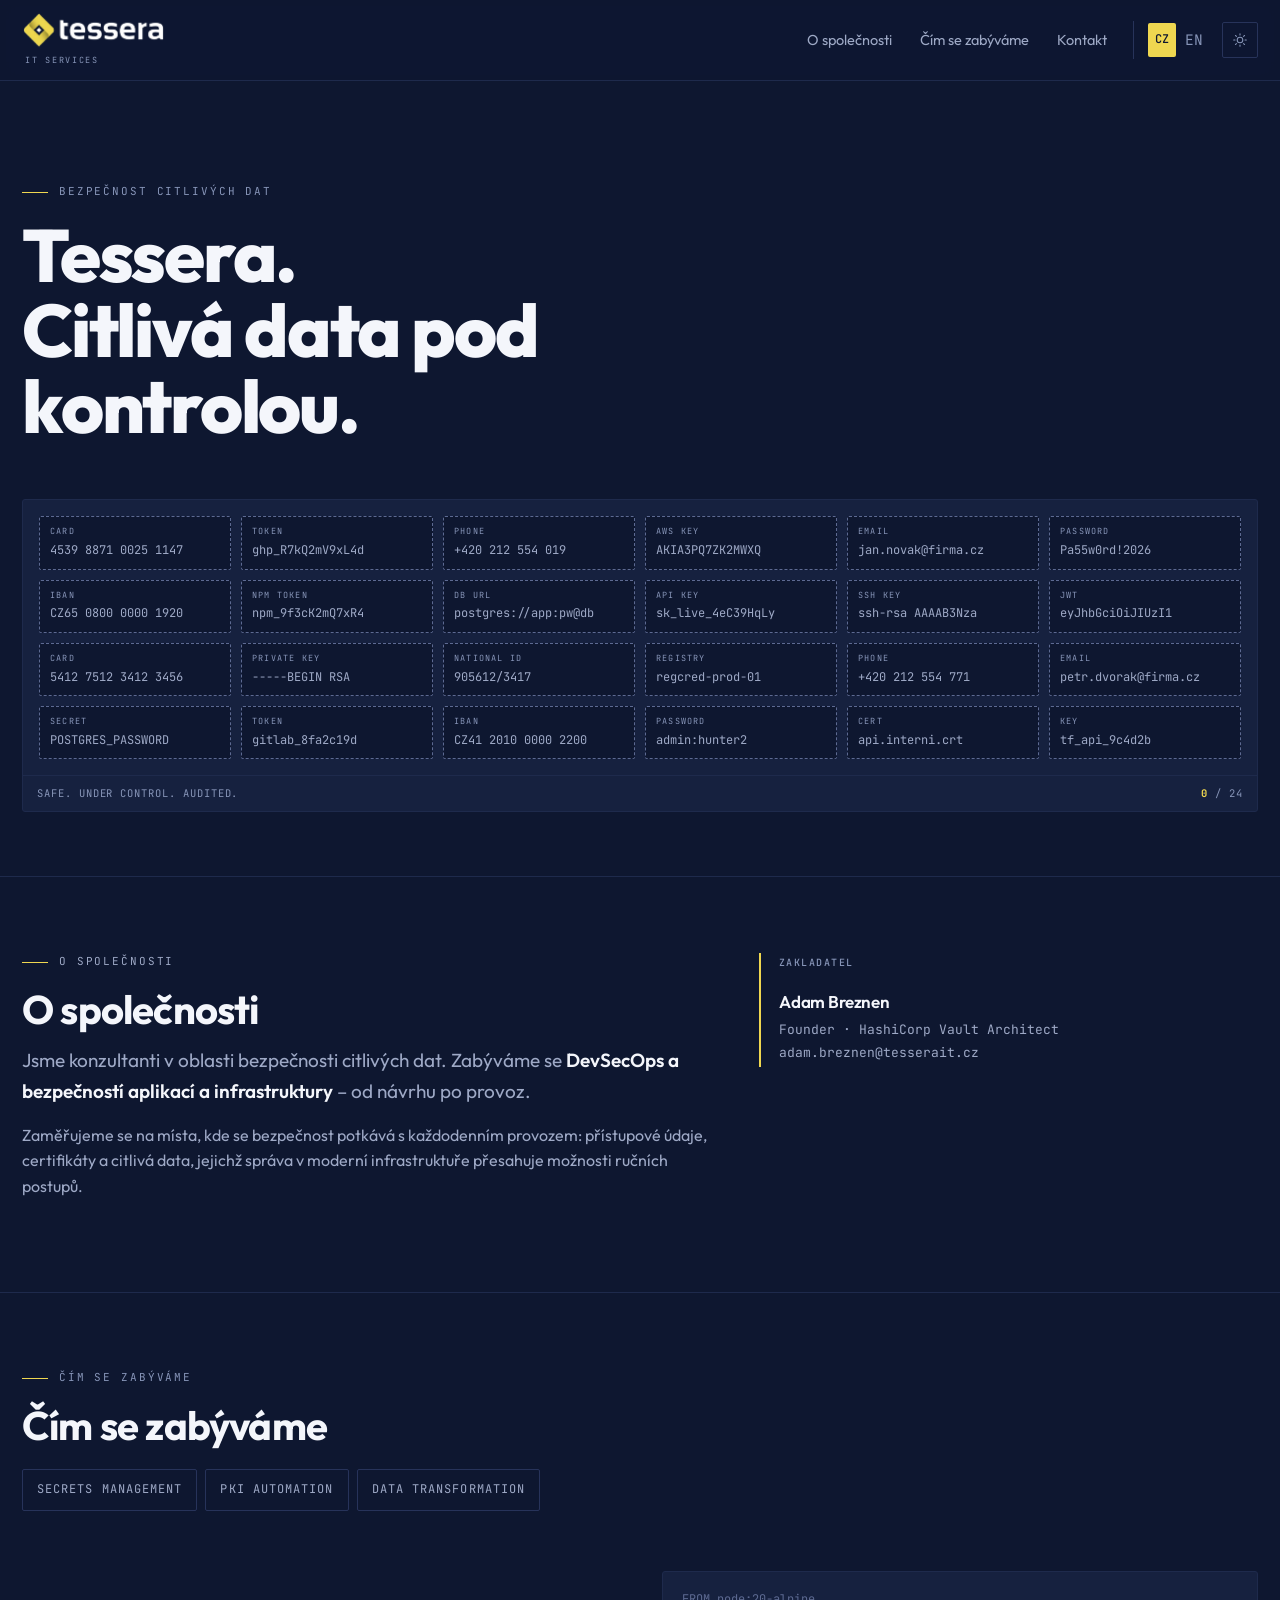
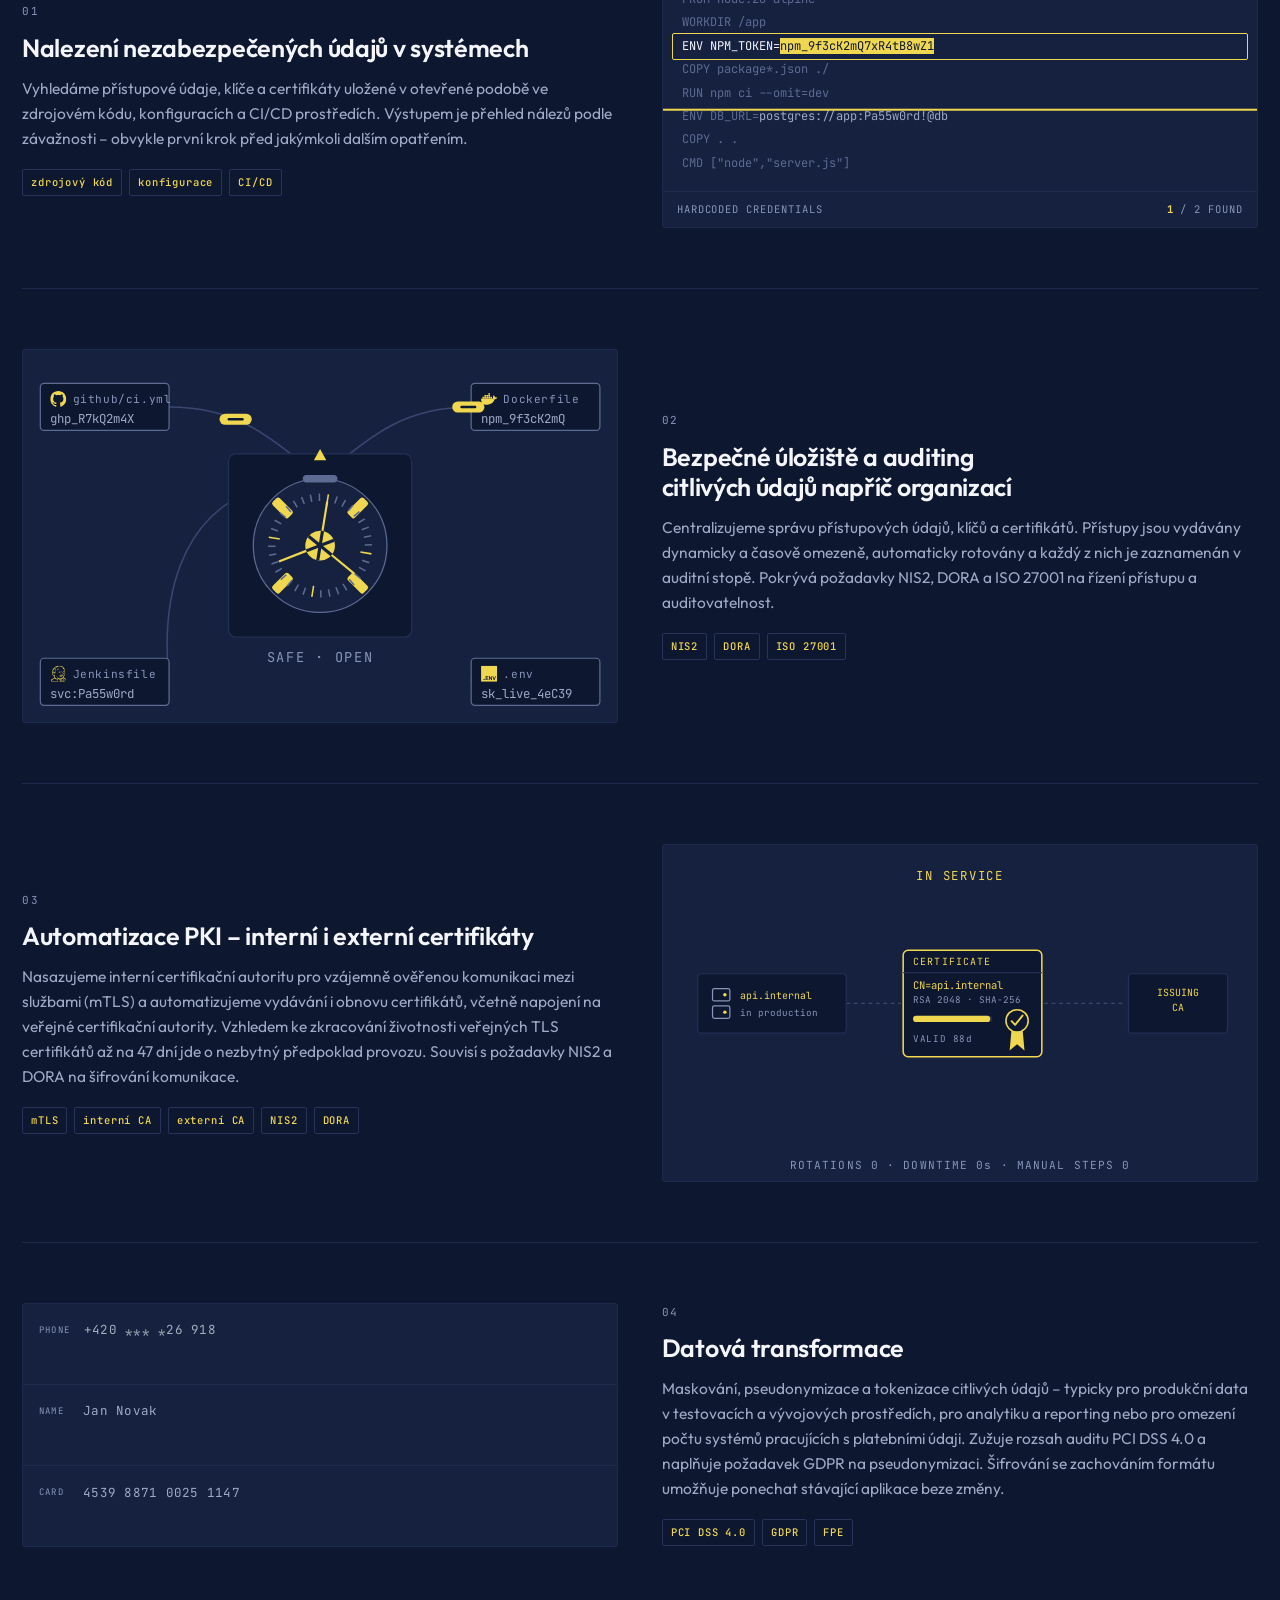
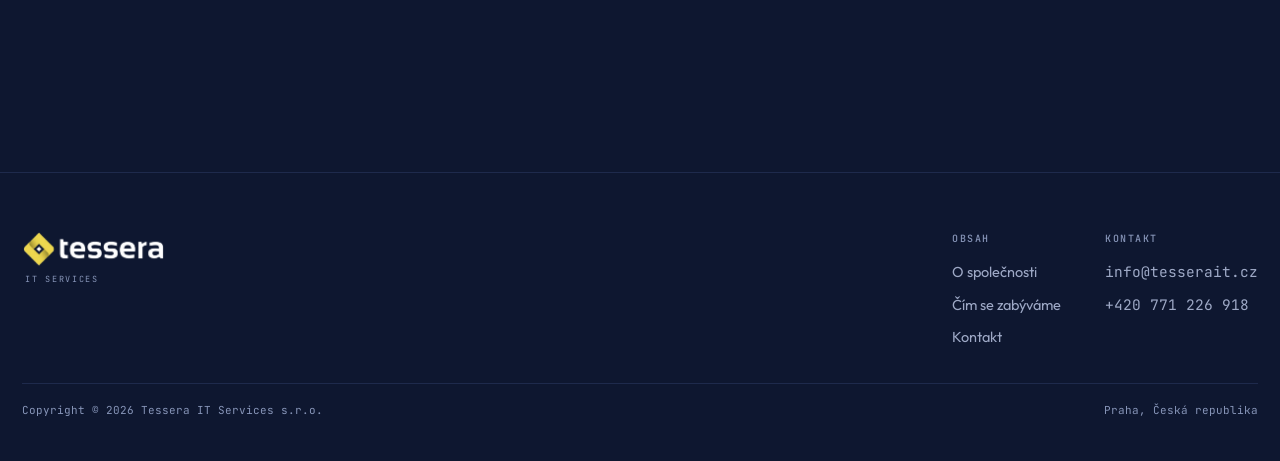
<file: index.html>
<!doctype html>
<html lang="cs">
<head>
<meta charset="utf-8">
<meta name="viewport" content="width=device-width, initial-scale=1, viewport-fit=cover">
<title>Tessera. Citlivá data pod kontrolou.</title>
<meta name="description" content="Konzultanti v oblasti bezpečnosti citlivých dat. Secrets management, automatizace PKI a datová transformace – maskování, pseudonymizace a tokenizace.">
<link rel="canonical" href="/">
<link rel="alternate" hreflang="cs" href="/">
<link rel="alternate" hreflang="en" href="/en/">
<link rel="alternate" hreflang="x-default" href="/">
<link rel="icon" href="assets/favicon-16.png?v=11" sizes="16x16" type="image/png">
<link rel="icon" href="assets/favicon-32.png?v=11" sizes="32x32" type="image/png">
<link rel="icon" href="assets/favicon-48.png?v=11" sizes="48x48" type="image/png">
<link rel="icon" href="assets/favicon.png?v=11" sizes="256x256" type="image/png">
<link rel="apple-touch-icon" href="assets/apple-touch-icon.png?v=11">
<link rel="preconnect" href="https://fonts.gstatic.com" crossorigin>
<script>
(function(){try{var t=localStorage.getItem('theme');
if(t==='light'||t==='dark')document.documentElement.setAttribute('data-theme',t);}catch(e){}})();
</script>
<link rel="stylesheet" href="https://fonts.googleapis.com/css2?family=Outfit:wght@300;400;500;600;700;800&family=JetBrains+Mono:wght@400;500&display=swap">
<link rel="stylesheet" href="assets/site.css?v=11">
</head>
<body>
<a class="skip" href="#main">Přeskočit na obsah</a>

<header class="site-head">
  <div class="shell inner">
    <a class="brand" href="index.html" aria-label="Tessera IT Services s.r.o. — úvodní stránka">
      <span class="lockup" role="img" aria-label="Tessera"></span><span class="sub">IT Services</span></span>
    </a>
    <nav class="site-nav" aria-label="Hlavní navigace">
      <a href="#o-spolecnosti">O společnosti</a>
      <a href="#cim-se-zabyvame">Čím se zabýváme</a>
      <a href="kontakt.html">Kontakt</a>
      <span class="lang">
        <span aria-current="true" lang="cs">CZ</span>
        <a href="en/" lang="en" hreflang="en">EN</a>
      </span>
      <button class="theme" type="button" data-theme-toggle aria-label="Přepnout světlý nebo tmavý režim"><svg class="i-sun" viewBox="0 0 24 24" aria-hidden="true"><circle cx="12" cy="12" r="4.2"/><path d="M12 2.5v2M12 19.5v2M2.5 12h2M19.5 12h2M5.2 5.2l1.4 1.4M17.4 17.4l1.4 1.4M18.8 5.2l-1.4 1.4M6.6 17.4l-1.4 1.4"/></svg><svg class="i-moon" viewBox="0 0 24 24" aria-hidden="true"><path d="M20.5 14.3A8.6 8.6 0 0 1 9.7 3.5a8.6 8.6 0 1 0 10.8 10.8z"/></svg></button>
    </nav>
  </div>
</header>

<main id="main">

  <!-- 1 · Úvodní sdělení -->
  <section class="hero shell">
    <p class="kicker">Bezpečnost citlivých dat</p>
    <h1>Tessera.<br>Citlivá data pod kontrolou.</h1>

    <div class="hero-stage stage">
      <div class="control" id="control">
        <div class="cell" data-v="4539 8871 0025 1147"><span class="k">card</span><span class="v">••••••••••</span></div>
        <div class="cell" data-v="ghp_R7kQ2mV9xL4d"><span class="k">token</span><span class="v">••••••••••</span></div>
        <div class="cell" data-v="+420 212 554 019"><span class="k">phone</span><span class="v">••••••••••</span></div>
        <div class="cell" data-v="AKIA3PQ7ZK2MWXQ"><span class="k">aws key</span><span class="v">••••••••••</span></div>
        <div class="cell" data-v="jan.novak@firma.cz"><span class="k">email</span><span class="v">••••••••••</span></div>
        <div class="cell" data-v="Pa55w0rd!2026"><span class="k">password</span><span class="v">••••••••••</span></div>
        <div class="cell" data-v="CZ65 0800 0000 1920"><span class="k">iban</span><span class="v">••••••••••</span></div>
        <div class="cell" data-v="npm_9f3cK2mQ7xR4"><span class="k">npm token</span><span class="v">••••••••••</span></div>
        <div class="cell" data-v="postgres://app:pw@db"><span class="k">db url</span><span class="v">••••••••••</span></div>
        <div class="cell" data-v="sk_live_4eC39HqLy"><span class="k">api key</span><span class="v">••••••••••</span></div>
        <div class="cell" data-v="ssh-rsa AAAAB3Nza"><span class="k">ssh key</span><span class="v">••••••••••</span></div>
        <div class="cell" data-v="eyJhbGciOiJIUzI1"><span class="k">jwt</span><span class="v">••••••••••</span></div>
        <div class="cell" data-v="5412 7512 3412 3456"><span class="k">card</span><span class="v">••••••••••</span></div>
        <div class="cell" data-v="-----BEGIN RSA"><span class="k">private key</span><span class="v">••••••••••</span></div>
        <div class="cell" data-v="905612/3417"><span class="k">national id</span><span class="v">••••••••••</span></div>
        <div class="cell" data-v="regcred-prod-01"><span class="k">registry</span><span class="v">••••••••••</span></div>
        <div class="cell" data-v="+420 212 554 771"><span class="k">phone</span><span class="v">••••••••••</span></div>
        <div class="cell" data-v="petr.dvorak@firma.cz"><span class="k">email</span><span class="v">••••••••••</span></div>
        <div class="cell" data-v="POSTGRES_PASSWORD"><span class="k">secret</span><span class="v">••••••••••</span></div>
        <div class="cell" data-v="gitlab_8fa2c19d"><span class="k">token</span><span class="v">••••••••••</span></div>
        <div class="cell" data-v="CZ41 2010 0000 2200"><span class="k">iban</span><span class="v">••••••••••</span></div>
        <div class="cell" data-v="admin:hunter2"><span class="k">password</span><span class="v">••••••••••</span></div>
        <div class="cell" data-v="api.interni.crt"><span class="k">cert</span><span class="v">••••••••••</span></div>
        <div class="cell" data-v="tf_api_9c4d2b"><span class="k">key</span><span class="v">••••••••••</span></div>
      </div>
      <div class="stage-foot"><span>Safe. Under Control. Audited.</span><span><b id="ctrl-done">24</b> / <span id="ctrl-total">24</span></span></div>
    </div>
  </section>

  <!-- 2 · O společnosti -->
  <section class="about shell" id="o-spolecnosti">
    <div class="cols">
      <div>
        <p class="kicker">O společnosti</p>
        <h2>O společnosti</h2>
        <p class="lead">Jsme konzultanti v oblasti bezpečnosti citlivých dat. Zabýváme se <strong>DevSecOps a bezpečností aplikací a infrastruktury</strong> – od návrhu po provoz.</p>
        <p>Zaměřujeme se na místa, kde se bezpečnost potkává s každodenním provozem: přístupové údaje, certifikáty a citlivá data, jejichž správa v moderní infrastruktuře přesahuje možnosti ručních postupů.</p>
      </div>
      <aside class="founders">
        <h4>Zakladatel</h4>
        <p class="who"><b>Adam Breznen</b>Founder · HashiCorp Vault Architect<br><a href="mailto:adam.breznen@tesserait.cz">adam.breznen@tesserait.cz</a></p>
      </aside>
    </div>
  </section>

  <!-- 3 · Čím se zabýváme -->
  <section class="services shell" id="cim-se-zabyvame">
    <p class="kicker">Čím se zabýváme</p>
    <h2>Čím se zabýváme</h2>

    <nav class="jump" aria-label="Rychlá navigace">
      <a href="#svc-secrets">Secrets Management</a>
      <a href="#svc-pki">PKI Automation</a>
      <a href="#svc-data">Data Transformation</a>
    </nav>

    <article class="svc" id="svc-secrets">
      <div class="row">
        <div class="copy">
          <span class="num">01</span>
          <h3>Nalezení nezabezpečených údajů v systémech</h3>
          <p>Vyhledáme přístupové údaje, klíče a certifikáty uložené v otevřené podobě ve zdrojovém kódu, konfiguracích a CI/CD prostředích. Výstupem je přehled nálezů podle závažnosti – obvykle první krok před jakýmkoli dalším opatřením.</p>
          <div class="tags"><b>zdrojový kód</b><b>konfigurace</b><b>CI/CD</b></div>
        </div>
        <div class="stage">
          <div class="code" id="code">
            <span class="ln">FROM node:20-alpine</span>
            <span class="ln">WORKDIR /app</span>
            <span class="ln" data-secret>ENV NPM_TOKEN=<mark>npm_9f3cK2mQ7xR4tB8wZ1</mark></span>
            <span class="ln">COPY package*.json ./</span>
            <span class="ln">RUN npm ci --omit=dev</span>
            <span class="ln" data-secret>ENV DB_URL=<mark>postgres://app:Pa55w0rd!@db</mark></span>
            <span class="ln">COPY . .</span>
            <span class="ln">CMD ["node","server.js"]</span>
            <div class="scanline" id="scanline"></div>
          </div>
          <div class="stage-foot"><span>hardcoded credentials</span><span><b id="found">0</b> / 2 found</span></div>
        </div>
      </div>
    </article>

    <article class="svc">
      <div class="row">
        <div class="copy">
          <span class="num">02</span>
          <h3>Bezpečné úložiště a auditing citlivých údajů napříč organizací</h3>
          <p>Centralizujeme správu přístupových údajů, klíčů a certifikátů. Přístupy jsou vydávány dynamicky a časově omezeně, automaticky rotovány a každý z nich je zaznamenán v auditní stopě. Pokrývá požadavky NIS2, DORA a ISO 27001 na řízení přístupu a auditovatelnost.</p>
          <div class="tags"><b>NIS2</b><b>DORA</b><b>ISO 27001</b></div>
        </div>
        <div class="stage">
          <svg class="diagram" id="vault-svg" viewBox="0 0 480 300" role="img" aria-label="Čtyři zdroje – CI workflow, Dockerfile, Jenkinsfile a soubor .env – předávají své přístupové údaje po vykreslené lince do centrálního trezoru. Ten se poté uzamkne a jeho stav se změní na UZAMČENO.">
            <g id="wires" fill="none" stroke-width="1.25">
              <path id="w0" d="M118,46 C170,46 196,66 240,104"/>
              <path id="w1" d="M362,46 C310,46 284,66 240,104"/>
              <path id="w2" d="M118,268 C110,192 130,104 240,104"/>
              <path id="w3" d="M362,268 C370,192 350,104 240,104"/>
            </g>
            <g id="safe">
              <rect id="vframe" x="166" y="84" width="148" height="148" rx="6"/>
              <circle id="vdoor" cx="240" cy="158" r="54"/>
              <g id="bolts">
                <g transform="rotate(45 240 158)"><rect class="bolt" x="274" y="154" width="18" height="8" rx="2"/></g>
                <g transform="rotate(135 240 158)"><rect class="bolt" x="274" y="154" width="18" height="8" rx="2"/></g>
                <g transform="rotate(225 240 158)"><rect class="bolt" x="274" y="154" width="18" height="8" rx="2"/></g>
                <g transform="rotate(315 240 158)"><rect class="bolt" x="274" y="154" width="18" height="8" rx="2"/></g>
              </g>
              <g id="dial">
                <g id="ticks" stroke-width="1.25"></g>
                <circle id="hub" cx="240" cy="158" r="12"/>
                <g id="hubcut" stroke-width="2.5">
                  <line x1="240" y1="146" x2="240" y2="170"/>
                  <line x1="229.6" y1="152" x2="250.4" y2="164"/>
                  <line x1="229.6" y1="164" x2="250.4" y2="152"/>
                </g>
                <g id="spokes" stroke-width="1.75">
                  <line x1="240" y1="146" x2="240" y2="122"/>
                  <line x1="229.6" y1="164" x2="209.2" y2="176"/>
                  <line x1="250.4" y1="164" x2="270.8" y2="176"/>
                </g>
              </g>
              <path id="index" d="M240,80 l5,9 h-10 Z"/>
              <rect id="slot" x="226" y="101" width="28" height="6" rx="3"/>
              <circle id="shock" cx="240" cy="158" r="54" fill="none" stroke-width="1.5" opacity="0"/>
              <text id="vault-status" x="240" y="252" text-anchor="middle" font-family="'JetBrains Mono',monospace" font-size="11" letter-spacing="1.4">SAFE · OPEN</text>
            </g>
            <g id="sources"></g>
            <g id="capsules"></g>
          </svg>
        </div>
      </div>
    </article>
    </div>

    <article class="svc" id="svc-pki">
      <div class="row">
        <div class="copy">
          <span class="num">03</span>
          <h3>Automatizace PKI – interní i externí certifikáty</h3>
          <p>Nasazujeme interní certifikační autoritu pro vzájemně ověřenou komunikaci mezi službami (mTLS) a automatizujeme vydávání i obnovu certifikátů, včetně napojení na veřejné certifikační autority. Vzhledem ke zkracování životnosti veřejných TLS certifikátů až na 47 dní jde o nezbytný předpoklad provozu. Souvisí s požadavky NIS2 a DORA na šifrování komunikace.</p>
          <div class="tags"><b>mTLS</b><b>interní CA</b><b>externí CA</b><b>NIS2</b><b>DORA</b></div>
        </div>
        <div class="stage">
          <svg class="diagram" id="pki-svg" viewBox="0 0 480 272" role="img" aria-label="Aplikace používá certifikát, jehož lišta platnosti odtéká. Před vypršením odchází automatická žádost vydávající autoritě, vrací se nový certifikát a po chvíli, kdy platí oba současně, ten starý odchází.">
            <g id="pki-scene"></g>
          </svg>
        </div>
      </div>
    </article>
    </div>

    <article class="svc" id="svc-data">
      <div class="row">
        <div class="copy">
          <span class="num">04</span>
          <h3>Datová transformace</h3>
          <p>Maskování, pseudonymizace a tokenizace citlivých údajů – typicky pro produkční data v testovacích a vývojových prostředích, pro analytiku a reporting nebo pro omezení počtu systémů pracujících s platebními údaji. Zužuje rozsah auditu PCI DSS 4.0 a naplňuje požadavek GDPR na pseudonymizaci. Šifrování se zachováním formátu umožňuje ponechat stávající aplikace beze změny.</p>
          <div class="tags"><b>PCI DSS 4.0</b><b>GDPR</b><b>FPE</b></div>
        </div>
        <div class="stage">
          <div class="prot">
            <div class="prow">
              <span class="plab">Phone</span>
              <span class="pval" id="v-phone">+420 771 226 918</span>
              <span class="pbadge" id="b-phone">masked</span>
              <span class="pcap" id="c-phone">irreversible · last three digits kept for support</span>
            </div>
            <div class="prow">
              <span class="plab">Name</span>
              <span class="pval" id="v-name">Jan Novak</span>
              <span class="pbadge" id="b-name">encrypted</span>
              <span class="pcap" id="c-name">reversible with the key · ciphertext length hides the input</span>
            </div>
            <div class="prow">
              <span class="plab">Card</span>
              <span class="pval" id="v-card">4539 8871 0025 1147</span>
              <span class="pbadge" id="b-card">pseudonymised</span>
              <span class="pcap" id="c-card">format preserved · same input, same token · still validates and joins</span>
            </div>
          </div>
        </div>
      </div>
    </article>
    </div>
  </section>
</main>

<footer class="site-foot">
  <div class="shell">
    <div class="top">
      <div>
        <a class="brand" href="index.html" aria-label="Tessera IT Services s.r.o.">
          <span class="lockup" role="img" aria-label="Tessera"></span><span class="sub">IT Services</span></span>
        </a>
      </div>
      <nav aria-label="Patička">
        <h4>Obsah</h4>
        <a href="#o-spolecnosti">O společnosti</a>
        <a href="#cim-se-zabyvame">Čím se zabýváme</a>
        <a href="kontakt.html">Kontakt</a>
      </nav>
      <div class="contact">
        <h4>Kontakt</h4>
        <a href="mailto:info@tesserait.cz">info@tesserait.cz</a>
        <a href="tel:+420771226918">+420 771 226 918</a>
      </div>
    </div>
    <div class="legal">
      <span>Copyright © 2026 Tessera IT Services s.r.o.</span>
      <span>Praha, Česká republika</span>
    </div>
  </div>
</footer>

<span id="a11y-live" role="status" aria-live="polite" aria-atomic="true"
      style="position:absolute;width:1px;height:1px;overflow:hidden;clip-path:inset(50%)"></span>

<script src="https://cdnjs.cloudflare.com/ajax/libs/gsap/3.12.5/gsap.min.js"></script>
<script src="assets/motion.js?v=11"></script>
<script>
/* No stored choice means no data-theme attribute, and the stylesheet's base is
   dark -- so the page opens dark for everyone regardless of their OS setting.
   The button sets an explicit choice and localStorage remembers it. */
(function(){
  var root=document.documentElement, btn=document.querySelector('[data-theme-toggle]');
  if(!btn) return;
  function current(){ return root.getAttribute('data-theme') || 'dark'; }
  btn.addEventListener('click', function(){
    var next = current()==='dark' ? 'light' : 'dark';
    root.setAttribute('data-theme', next);
    try{ localStorage.setItem('theme', next); }catch(e){}
    /* the diagrams bake their colours into tweens, so rebuild after the repaint */
    requestAnimationFrame(function(){ requestAnimationFrame(function(){
      if(window.__tesseraRebuild) window.__tesseraRebuild();
    })});
  });
})();
</script>
</body>
</html>
</file>
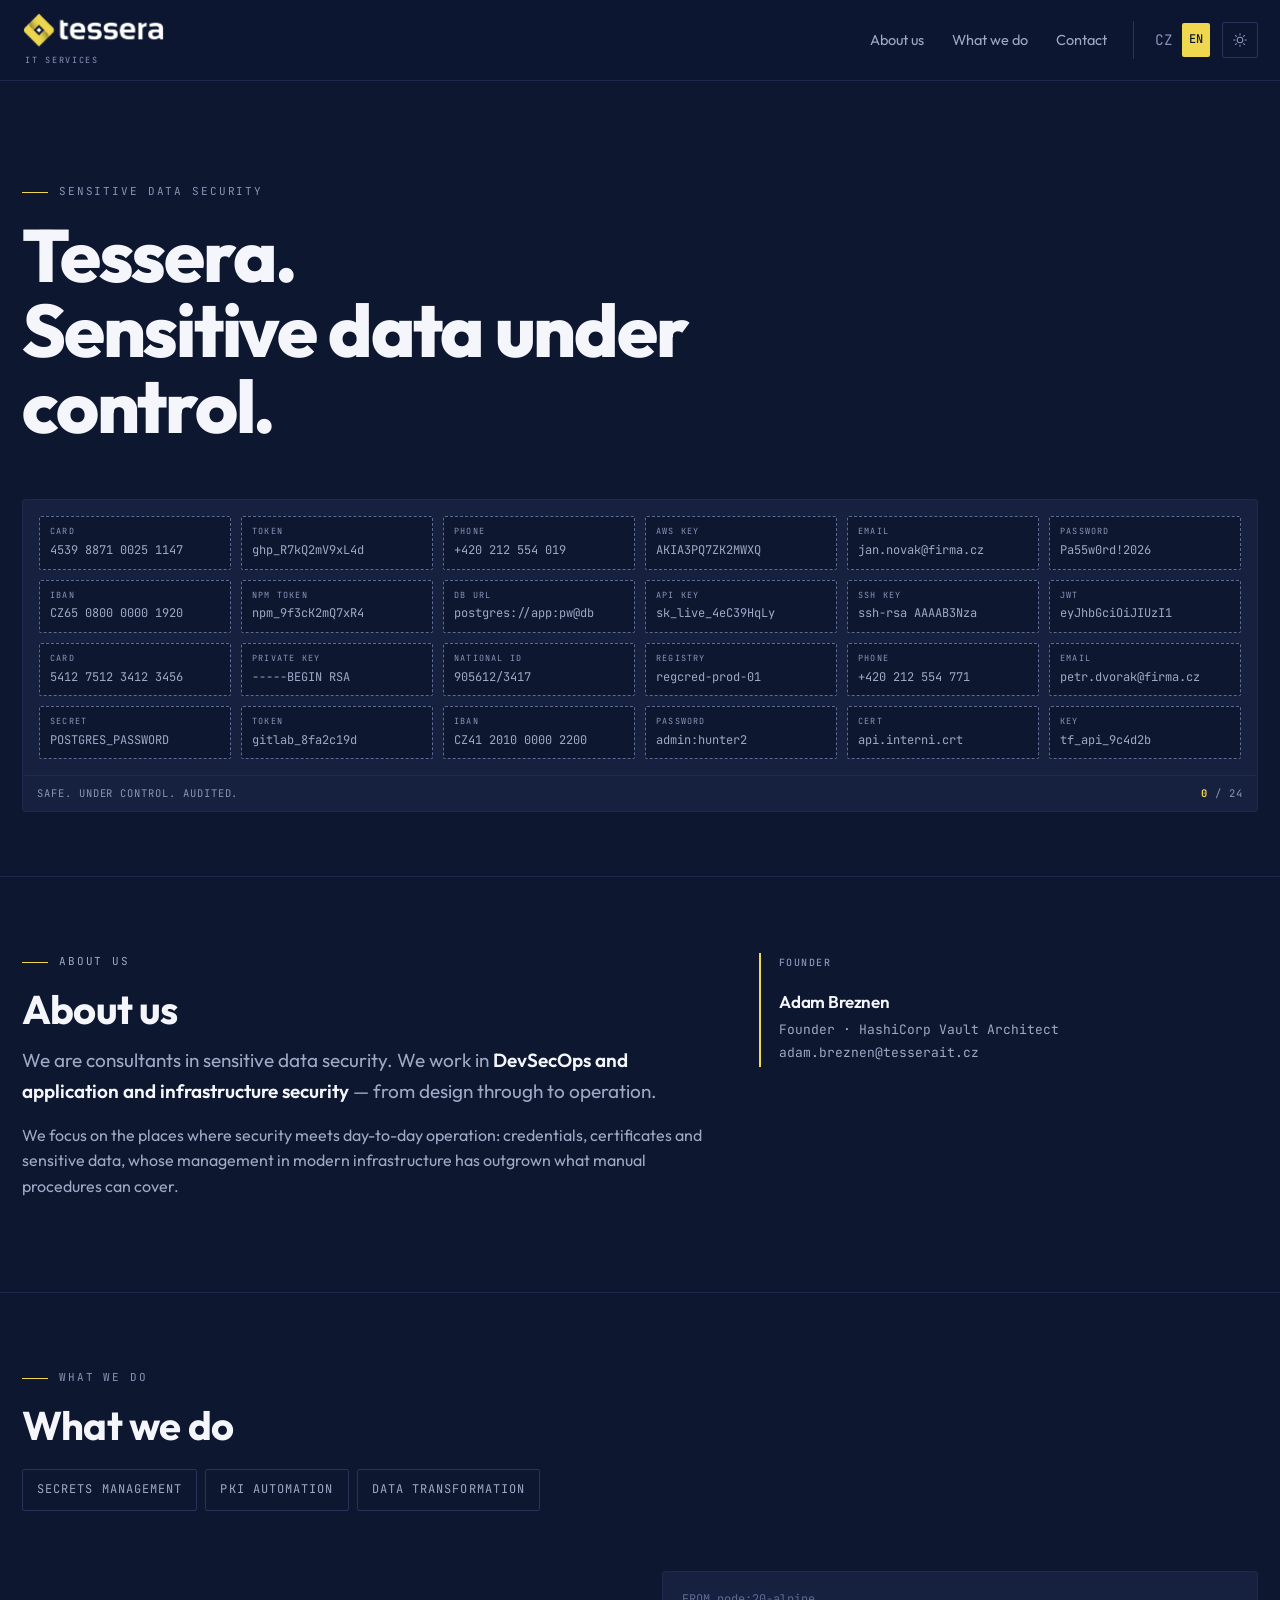
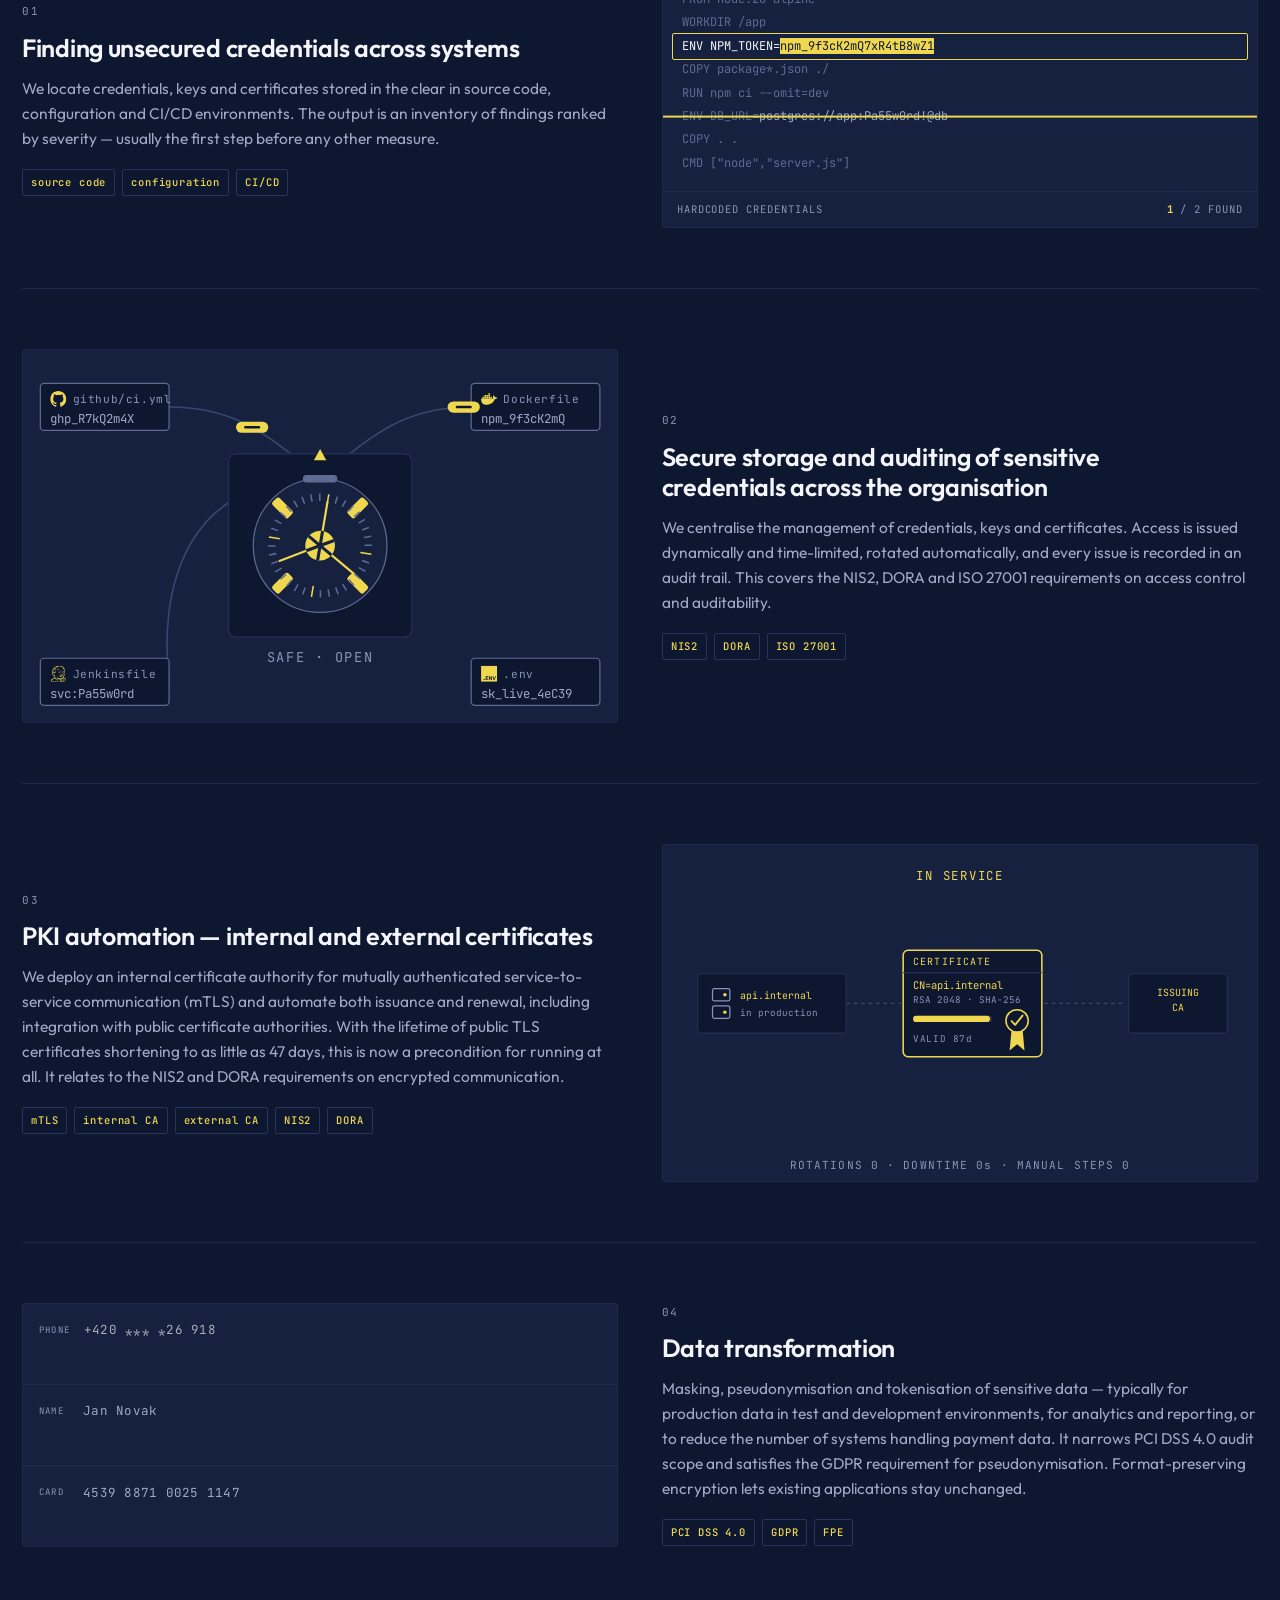
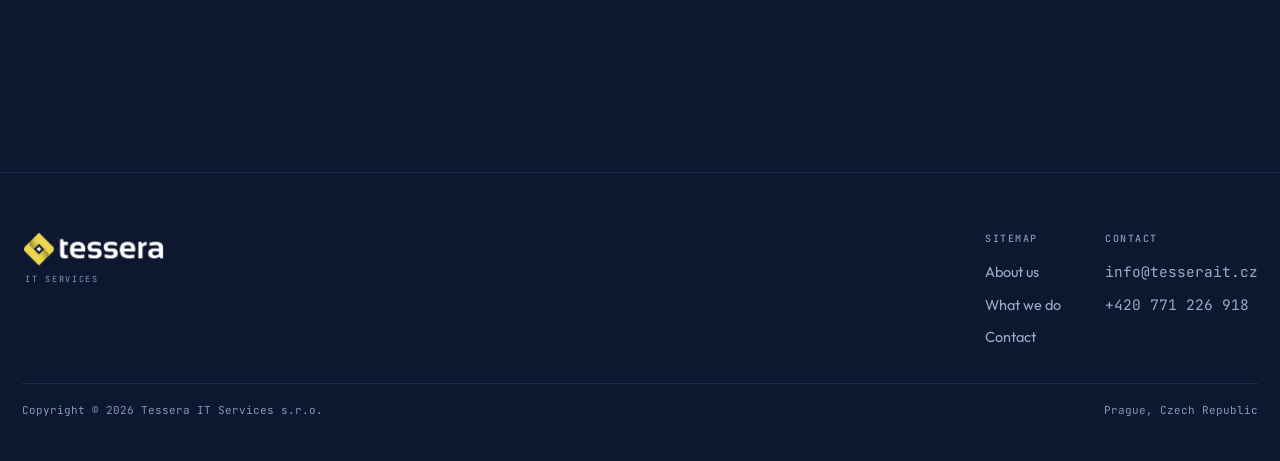
<file: en/index.html>
<!doctype html>
<html lang="en">
<head>
<meta charset="utf-8">
<meta name="viewport" content="width=device-width, initial-scale=1, viewport-fit=cover">
<title>Tessera. Sensitive data under control.</title>
<meta name="description" content="Consultants in sensitive data security. Secrets management, PKI automation and data transformation — masking, pseudonymisation and tokenisation.">
<link rel="canonical" href="/en/">
<link rel="alternate" hreflang="cs" href="/">
<link rel="alternate" hreflang="en" href="/en/">
<link rel="alternate" hreflang="x-default" href="/">
<link rel="icon" href="../assets/favicon-16.png?v=11" sizes="16x16" type="image/png">
<link rel="icon" href="../assets/favicon-32.png?v=11" sizes="32x32" type="image/png">
<link rel="icon" href="../assets/favicon-48.png?v=11" sizes="48x48" type="image/png">
<link rel="icon" href="../assets/favicon.png?v=11" sizes="256x256" type="image/png">
<link rel="apple-touch-icon" href="../assets/apple-touch-icon.png?v=11">
<link rel="preconnect" href="https://fonts.gstatic.com" crossorigin>
<script>
(function(){try{var t=localStorage.getItem('theme');
if(t==='light'||t==='dark')document.documentElement.setAttribute('data-theme',t);}catch(e){}})();
</script>
<link rel="stylesheet" href="https://fonts.googleapis.com/css2?family=Outfit:wght@300;400;500;600;700;800&family=JetBrains+Mono:wght@400;500&display=swap">
<link rel="stylesheet" href="../assets/site.css?v=11">
</head>
<body>
<a class="skip" href="#main">Skip to content</a>

<header class="site-head">
  <div class="shell inner">
    <a class="brand" href="index.html" aria-label="Tessera IT Services s.r.o. — home">
      <span class="lockup" role="img" aria-label="Tessera"></span><span class="sub">IT Services</span></span>
    </a>
    <nav class="site-nav" aria-label="Main navigation">
      <a href="#about">About us</a>
      <a href="#services">What we do</a>
      <a href="contact.html">Contact</a>
      <span class="lang">
        <a href="../" lang="cs" hreflang="cs">CZ</a>
        <span aria-current="true" lang="en">EN</span>
      </span>
      <button class="theme" type="button" data-theme-toggle aria-label="Switch between light and dark"><svg class="i-sun" viewBox="0 0 24 24" aria-hidden="true"><circle cx="12" cy="12" r="4.2"/><path d="M12 2.5v2M12 19.5v2M2.5 12h2M19.5 12h2M5.2 5.2l1.4 1.4M17.4 17.4l1.4 1.4M18.8 5.2l-1.4 1.4M6.6 17.4l-1.4 1.4"/></svg><svg class="i-moon" viewBox="0 0 24 24" aria-hidden="true"><path d="M20.5 14.3A8.6 8.6 0 0 1 9.7 3.5a8.6 8.6 0 1 0 10.8 10.8z"/></svg></button>
    </nav>
  </div>
</header>

<main id="main">

  <!-- 1 · Úvodní sdělení -->
  <section class="hero shell">
    <p class="kicker">Sensitive data security</p>
    <h1>Tessera.<br>Sensitive data under control.</h1>

    <div class="hero-stage stage">
      <div class="control" id="control">
        <div class="cell" data-v="4539 8871 0025 1147"><span class="k">card</span><span class="v">••••••••••</span></div>
        <div class="cell" data-v="ghp_R7kQ2mV9xL4d"><span class="k">token</span><span class="v">••••••••••</span></div>
        <div class="cell" data-v="+420 212 554 019"><span class="k">phone</span><span class="v">••••••••••</span></div>
        <div class="cell" data-v="AKIA3PQ7ZK2MWXQ"><span class="k">aws key</span><span class="v">••••••••••</span></div>
        <div class="cell" data-v="jan.novak@firma.cz"><span class="k">email</span><span class="v">••••••••••</span></div>
        <div class="cell" data-v="Pa55w0rd!2026"><span class="k">password</span><span class="v">••••••••••</span></div>
        <div class="cell" data-v="CZ65 0800 0000 1920"><span class="k">iban</span><span class="v">••••••••••</span></div>
        <div class="cell" data-v="npm_9f3cK2mQ7xR4"><span class="k">npm token</span><span class="v">••••••••••</span></div>
        <div class="cell" data-v="postgres://app:pw@db"><span class="k">db url</span><span class="v">••••••••••</span></div>
        <div class="cell" data-v="sk_live_4eC39HqLy"><span class="k">api key</span><span class="v">••••••••••</span></div>
        <div class="cell" data-v="ssh-rsa AAAAB3Nza"><span class="k">ssh key</span><span class="v">••••••••••</span></div>
        <div class="cell" data-v="eyJhbGciOiJIUzI1"><span class="k">jwt</span><span class="v">••••••••••</span></div>
        <div class="cell" data-v="5412 7512 3412 3456"><span class="k">card</span><span class="v">••••••••••</span></div>
        <div class="cell" data-v="-----BEGIN RSA"><span class="k">private key</span><span class="v">••••••••••</span></div>
        <div class="cell" data-v="905612/3417"><span class="k">national id</span><span class="v">••••••••••</span></div>
        <div class="cell" data-v="regcred-prod-01"><span class="k">registry</span><span class="v">••••••••••</span></div>
        <div class="cell" data-v="+420 212 554 771"><span class="k">phone</span><span class="v">••••••••••</span></div>
        <div class="cell" data-v="petr.dvorak@firma.cz"><span class="k">email</span><span class="v">••••••••••</span></div>
        <div class="cell" data-v="POSTGRES_PASSWORD"><span class="k">secret</span><span class="v">••••••••••</span></div>
        <div class="cell" data-v="gitlab_8fa2c19d"><span class="k">token</span><span class="v">••••••••••</span></div>
        <div class="cell" data-v="CZ41 2010 0000 2200"><span class="k">iban</span><span class="v">••••••••••</span></div>
        <div class="cell" data-v="admin:hunter2"><span class="k">password</span><span class="v">••••••••••</span></div>
        <div class="cell" data-v="api.interni.crt"><span class="k">cert</span><span class="v">••••••••••</span></div>
        <div class="cell" data-v="tf_api_9c4d2b"><span class="k">key</span><span class="v">••••••••••</span></div>
      </div>
      <div class="stage-foot"><span>Safe. Under Control. Audited.</span><span><b id="ctrl-done">24</b> / <span id="ctrl-total">24</span></span></div>
    </div>
  </section>

  <!-- 2 · O společnosti -->
  <section class="about shell" id="about">
    <div class="cols">
      <div>
        <p class="kicker">About us</p>
        <h2>About us</h2>
        <p class="lead">We are consultants in sensitive data security. We work in <strong>DevSecOps and application and infrastructure security</strong> — from design through to operation.</p>
        <p>We focus on the places where security meets day-to-day operation: credentials, certificates and sensitive data, whose management in modern infrastructure has outgrown what manual procedures can cover.</p>
      </div>
      <aside class="founders">
        <h4>Founder</h4>
        <p class="who"><b>Adam Breznen</b>Founder · HashiCorp Vault Architect<br><a href="mailto:adam.breznen@tesserait.cz">adam.breznen@tesserait.cz</a></p>
      </aside>
    </div>
  </section>

  <!-- 3 · Čím se zabýváme -->
  <section class="services shell" id="services">
    <p class="kicker">What we do</p>
    <h2>What we do</h2>

    <nav class="jump" aria-label="Quick navigation">
      <a href="#svc-secrets">Secrets Management</a>
      <a href="#svc-pki">PKI Automation</a>
      <a href="#svc-data">Data Transformation</a>
    </nav>

    <article class="svc" id="svc-secrets">
      <div class="row">
        <div class="copy">
          <span class="num">01</span>
          <h3>Finding unsecured credentials across systems</h3>
          <p>We locate credentials, keys and certificates stored in the clear in source code, configuration and CI/CD environments. The output is an inventory of findings ranked by severity — usually the first step before any other measure.</p>
          <div class="tags"><b>source code</b><b>configuration</b><b>CI/CD</b></div>
        </div>
        <div class="stage">
          <div class="code" id="code">
            <span class="ln">FROM node:20-alpine</span>
            <span class="ln">WORKDIR /app</span>
            <span class="ln" data-secret>ENV NPM_TOKEN=<mark>npm_9f3cK2mQ7xR4tB8wZ1</mark></span>
            <span class="ln">COPY package*.json ./</span>
            <span class="ln">RUN npm ci --omit=dev</span>
            <span class="ln" data-secret>ENV DB_URL=<mark>postgres://app:Pa55w0rd!@db</mark></span>
            <span class="ln">COPY . .</span>
            <span class="ln">CMD ["node","server.js"]</span>
            <div class="scanline" id="scanline"></div>
          </div>
          <div class="stage-foot"><span>hardcoded credentials</span><span><b id="found">0</b> / 2 found</span></div>
        </div>
      </div>
    </article>

    <article class="svc">
      <div class="row">
        <div class="copy">
          <span class="num">02</span>
          <h3>Secure storage and auditing of sensitive credentials across the organisation</h3>
          <p>We centralise the management of credentials, keys and certificates. Access is issued dynamically and time-limited, rotated automatically, and every issue is recorded in an audit trail. This covers the NIS2, DORA and ISO 27001 requirements on access control and auditability.</p>
          <div class="tags"><b>NIS2</b><b>DORA</b><b>ISO 27001</b></div>
        </div>
        <div class="stage">
          <svg class="diagram" id="vault-svg" viewBox="0 0 480 300" role="img" aria-label="Four sources — a CI workflow, a Dockerfile, a Jenkinsfile and a dotenv file — hand their credentials along a drawn line into a central safe, which then seals.">
            <g id="wires" fill="none" stroke-width="1.25">
              <path id="w0" d="M118,46 C170,46 196,66 240,104"/>
              <path id="w1" d="M362,46 C310,46 284,66 240,104"/>
              <path id="w2" d="M118,268 C110,192 130,104 240,104"/>
              <path id="w3" d="M362,268 C370,192 350,104 240,104"/>
            </g>
            <g id="safe">
              <rect id="vframe" x="166" y="84" width="148" height="148" rx="6"/>
              <circle id="vdoor" cx="240" cy="158" r="54"/>
              <g id="bolts">
                <g transform="rotate(45 240 158)"><rect class="bolt" x="274" y="154" width="18" height="8" rx="2"/></g>
                <g transform="rotate(135 240 158)"><rect class="bolt" x="274" y="154" width="18" height="8" rx="2"/></g>
                <g transform="rotate(225 240 158)"><rect class="bolt" x="274" y="154" width="18" height="8" rx="2"/></g>
                <g transform="rotate(315 240 158)"><rect class="bolt" x="274" y="154" width="18" height="8" rx="2"/></g>
              </g>
              <g id="dial">
                <g id="ticks" stroke-width="1.25"></g>
                <circle id="hub" cx="240" cy="158" r="12"/>
                <g id="hubcut" stroke-width="2.5">
                  <line x1="240" y1="146" x2="240" y2="170"/>
                  <line x1="229.6" y1="152" x2="250.4" y2="164"/>
                  <line x1="229.6" y1="164" x2="250.4" y2="152"/>
                </g>
                <g id="spokes" stroke-width="1.75">
                  <line x1="240" y1="146" x2="240" y2="122"/>
                  <line x1="229.6" y1="164" x2="209.2" y2="176"/>
                  <line x1="250.4" y1="164" x2="270.8" y2="176"/>
                </g>
              </g>
              <path id="index" d="M240,80 l5,9 h-10 Z"/>
              <rect id="slot" x="226" y="101" width="28" height="6" rx="3"/>
              <circle id="shock" cx="240" cy="158" r="54" fill="none" stroke-width="1.5" opacity="0"/>
              <text id="vault-status" x="240" y="252" text-anchor="middle" font-family="'JetBrains Mono',monospace" font-size="11" letter-spacing="1.4">SAFE · OPEN</text>
            </g>
            <g id="sources"></g>
            <g id="capsules"></g>
          </svg>
        </div>
      </div>
    </article>
    </div>

    <article class="svc" id="svc-pki">
      <div class="row">
        <div class="copy">
          <span class="num">03</span>
          <h3>PKI automation — internal and external certificates</h3>
          <p>We deploy an internal certificate authority for mutually authenticated service-to-service communication (mTLS) and automate both issuance and renewal, including integration with public certificate authorities. With the lifetime of public TLS certificates shortening to as little as 47 days, this is now a precondition for running at all. It relates to the NIS2 and DORA requirements on encrypted communication.</p>
          <div class="tags"><b>mTLS</b><b>internal CA</b><b>external CA</b><b>NIS2</b><b>DORA</b></div>
        </div>
        <div class="stage">
          <svg class="diagram" id="pki-svg" viewBox="0 0 480 272" role="img" aria-label="An application holds a certificate whose validity bar drains. Before it expires an automatic request goes to the issuing CA, a replacement returns, and after a moment where both are valid the old one drops away.">
            <g id="pki-scene"></g>
          </svg>
        </div>
      </div>
    </article>
    </div>

    <article class="svc" id="svc-data">
      <div class="row">
        <div class="copy">
          <span class="num">04</span>
          <h3>Data transformation</h3>
          <p>Masking, pseudonymisation and tokenisation of sensitive data — typically for production data in test and development environments, for analytics and reporting, or to reduce the number of systems handling payment data. It narrows PCI DSS 4.0 audit scope and satisfies the GDPR requirement for pseudonymisation. Format-preserving encryption lets existing applications stay unchanged.</p>
          <div class="tags"><b>PCI DSS 4.0</b><b>GDPR</b><b>FPE</b></div>
        </div>
        <div class="stage">
          <div class="prot">
            <div class="prow">
              <span class="plab">Phone</span>
              <span class="pval" id="v-phone">+420 771 226 918</span>
              <span class="pbadge" id="b-phone">masked</span>
              <span class="pcap" id="c-phone">irreversible · last three digits kept for support</span>
            </div>
            <div class="prow">
              <span class="plab">Name</span>
              <span class="pval" id="v-name">Jan Novak</span>
              <span class="pbadge" id="b-name">encrypted</span>
              <span class="pcap" id="c-name">reversible with the key · ciphertext length hides the input</span>
            </div>
            <div class="prow">
              <span class="plab">Card</span>
              <span class="pval" id="v-card">4539 8871 0025 1147</span>
              <span class="pbadge" id="b-card">pseudonymised</span>
              <span class="pcap" id="c-card">format preserved · same input, same token · still validates and joins</span>
            </div>
          </div>
        </div>
      </div>
    </article>
    </div>
  </section>
</main>

<footer class="site-foot">
  <div class="shell">
    <div class="top">
      <div>
        <a class="brand" href="index.html" aria-label="Tessera IT Services s.r.o.">
          <span class="lockup" role="img" aria-label="Tessera"></span><span class="sub">IT Services</span></span>
        </a>
      </div>
      <nav aria-label="Footer">
        <h4>Sitemap</h4>
        <a href="#about">About us</a>
        <a href="#services">What we do</a>
        <a href="contact.html">Contact</a>
      </nav>
      <div class="contact">
        <h4>Contact</h4>
        <a href="mailto:info@tesserait.cz">info@tesserait.cz</a>
        <a href="tel:+420771226918">+420 771 226 918</a>
      </div>
    </div>
    <div class="legal">
      <span>Copyright © 2026 Tessera IT Services s.r.o.</span>
      <span>Prague, Czech Republic</span>
    </div>
  </div>
</footer>

<span id="a11y-live" role="status" aria-live="polite" aria-atomic="true"
      style="position:absolute;width:1px;height:1px;overflow:hidden;clip-path:inset(50%)"></span>

<script src="https://cdnjs.cloudflare.com/ajax/libs/gsap/3.12.5/gsap.min.js"></script>
<script src="../assets/motion.js?v=11"></script>
<script>
/* No stored choice means no data-theme attribute, and the stylesheet's base is
   dark -- so the page opens dark for everyone regardless of their OS setting.
   The button sets an explicit choice and localStorage remembers it. */
(function(){
  var root=document.documentElement, btn=document.querySelector('[data-theme-toggle]');
  if(!btn) return;
  function current(){ return root.getAttribute('data-theme') || 'dark'; }
  btn.addEventListener('click', function(){
    var next = current()==='dark' ? 'light' : 'dark';
    root.setAttribute('data-theme', next);
    try{ localStorage.setItem('theme', next); }catch(e){}
    /* the diagrams bake their colours into tweens, so rebuild after the repaint */
    requestAnimationFrame(function(){ requestAnimationFrame(function(){
      if(window.__tesseraRebuild) window.__tesseraRebuild();
    })});
  });
})();
</script>
</body>
</html>
</file>
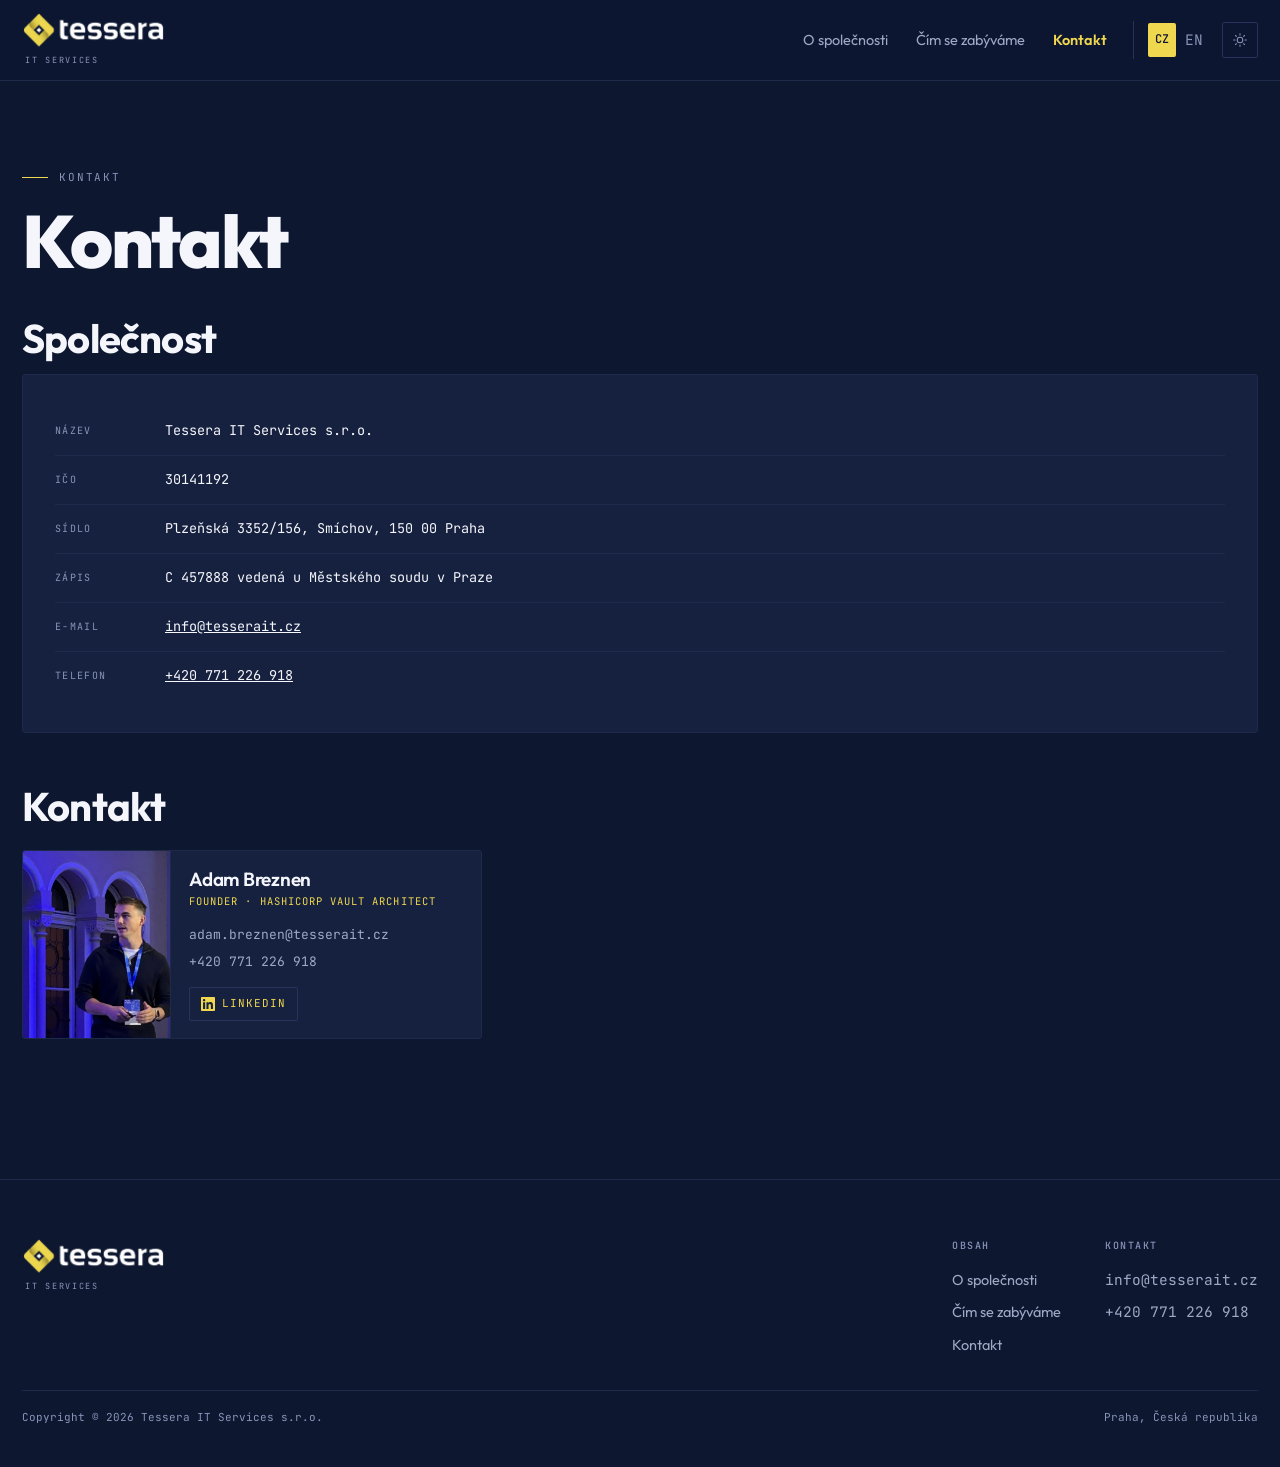
<file: kontakt.html>
<!doctype html>
<html lang="cs">
<head>
<meta charset="utf-8">
<meta name="viewport" content="width=device-width, initial-scale=1, viewport-fit=cover">
<title>Kontakt | Tessera IT Services s.r.o.</title>
<meta name="description" content="Kontaktní údaje společnosti Tessera IT Services s.r.o..">
<link rel="canonical" href="/kontakt.html">
<link rel="alternate" hreflang="cs" href="/kontakt.html">
<link rel="alternate" hreflang="en" href="/en/contact.html">
<link rel="alternate" hreflang="x-default" href="/kontakt.html">
<link rel="icon" href="assets/favicon-16.png?v=11" sizes="16x16" type="image/png">
<link rel="icon" href="assets/favicon-32.png?v=11" sizes="32x32" type="image/png">
<link rel="icon" href="assets/favicon-48.png?v=11" sizes="48x48" type="image/png">
<link rel="icon" href="assets/favicon.png?v=11" sizes="256x256" type="image/png">
<link rel="apple-touch-icon" href="assets/apple-touch-icon.png?v=11">
<link rel="preconnect" href="https://fonts.gstatic.com" crossorigin>
<script>
(function(){try{var t=localStorage.getItem('theme');
if(t==='light'||t==='dark')document.documentElement.setAttribute('data-theme',t);}catch(e){}})();
</script>
<link rel="stylesheet" href="https://fonts.googleapis.com/css2?family=Outfit:wght@300;400;500;600;700;800&family=JetBrains+Mono:wght@400;500&display=swap">
<link rel="stylesheet" href="assets/site.css?v=11">
</head>
<body>
<a class="skip" href="#main">Přeskočit na obsah</a>

<header class="site-head">
  <div class="shell inner">
    <a class="brand" href="index.html" aria-label="Tessera IT Services s.r.o. — úvodní stránka">
      <span class="lockup" role="img" aria-label="Tessera"></span><span class="sub">IT Services</span></span>
    </a>
    <nav class="site-nav" aria-label="Hlavní navigace">
      <a href="index.html#o-spolecnosti">O společnosti</a>
      <a href="index.html#cim-se-zabyvame">Čím se zabýváme</a>
      <a href="kontakt.html" aria-current="page">Kontakt</a>
      <span class="lang">
        <span aria-current="true" lang="cs">CZ</span>
        <a href="en/contact.html" lang="en" hreflang="en">EN</a>
      </span>
      <button class="theme" type="button" data-theme-toggle aria-label="Přepnout světlý nebo tmavý režim"><svg class="i-sun" viewBox="0 0 24 24" aria-hidden="true"><circle cx="12" cy="12" r="4.2"/><path d="M12 2.5v2M12 19.5v2M2.5 12h2M19.5 12h2M5.2 5.2l1.4 1.4M17.4 17.4l1.4 1.4M18.8 5.2l-1.4 1.4M6.6 17.4l-1.4 1.4"/></svg><svg class="i-moon" viewBox="0 0 24 24" aria-hidden="true"><path d="M20.5 14.3A8.6 8.6 0 0 1 9.7 3.5a8.6 8.6 0 1 0 10.8 10.8z"/></svg></button>
    </nav>
  </div>
</header>

<main id="main">
  <section class="page-head shell">
    <p class="kicker">Kontakt</p>
    <h1>Kontakt</h1>
  </section>

  <section class="shell" style="padding-bottom:clamp(30px,4vw,54px)">
    <h2>Společnost</h2>
    <div class="panel">
      <dl class="facts">
        <div><dt>Název</dt><dd>Tessera IT Services s.r.o.</dd></div>
        <div><dt>IČO</dt><dd>30141192</dd></div>
        <div><dt>Sídlo</dt><dd>Plzeňská 3352/156, Smíchov, 150 00 Praha</dd></div>
        <div><dt>Zápis</dt><dd>C 457888 vedená u Městského soudu v Praze</dd></div>
        <div><dt>E-mail</dt><dd><a href="mailto:info@tesserait.cz">info@tesserait.cz</a></dd></div>
        <div><dt>Telefon</dt><dd><a href="tel:+420771226918">+420 771 226 918</a></dd></div>
      </dl>
    </div>
  </section>

  <section class="shell" style="padding-bottom:clamp(30px,4vw,54px)">
    <h2>Kontakt</h2>

    <div class="people">
      <article class="person">
        <img class="photo" src="assets/adam-breznen.jpg" alt="Adam Breznen"
             width="640" height="640" loading="lazy" decoding="async">
        <div class="body">
          <h3>Adam Breznen</h3>
          <p class="role">Founder · HashiCorp Vault Architect</p>
          <div class="rows">
            <a href="mailto:adam.breznen@tesserait.cz">adam.breznen@tesserait.cz</a>
            <a href="tel:+420771226918">+420 771 226 918</a>
          </div>
          <a class="li" href="https://www.linkedin.com/in/adam-breznen-1944a0214" target="_blank" rel="noopener">
            <svg viewBox="0 0 24 24" aria-hidden="true"><path d="M20.447 20.452h-3.554v-5.569c0-1.328-.027-3.037-1.852-3.037-1.853 0-2.136 1.445-2.136 2.939v5.667H9.351V9h3.414v1.561h.046c.477-.9 1.637-1.85 3.37-1.85 3.601 0 4.267 2.37 4.267 5.455v6.286zM5.337 7.433c-1.144 0-2.063-.926-2.063-2.065 0-1.138.92-2.063 2.063-2.063 1.14 0 2.064.925 2.064 2.063 0 1.139-.925 2.065-2.064 2.065zm1.782 13.019H3.555V9h3.564v11.452zM22.225 0H1.771C.792 0 0 .774 0 1.729v20.542C0 23.227.792 24 1.771 24h20.451C23.2 24 24 23.227 24 22.271V1.729C24 .774 23.2 0 22.222 0h.003z"/></svg>LinkedIn
          </a>
        </div>
      </article>
    </div>
  </section>
</main>

<footer class="site-foot">
  <div class="shell">
    <div class="top">
      <div>
        <a class="brand" href="index.html" aria-label="Tessera IT Services s.r.o.">
          <span class="lockup" role="img" aria-label="Tessera"></span><span class="sub">IT Services</span></span>
        </a>
      </div>
      <nav aria-label="Patička">
        <h4>Obsah</h4>
        <a href="index.html#o-spolecnosti">O společnosti</a>
        <a href="index.html#cim-se-zabyvame">Čím se zabýváme</a>
        <a href="kontakt.html">Kontakt</a>
      </nav>
      <div class="contact">
        <h4>Kontakt</h4>
        <a href="mailto:info@tesserait.cz">info@tesserait.cz</a>
        <a href="tel:+420771226918">+420 771 226 918</a>
      </div>
    </div>
    <div class="legal">
      <span>Copyright © 2026 Tessera IT Services s.r.o.</span>
      <span>Praha, Česká republika</span>
    </div>
  </div>
</footer>
<script>
/* No stored choice means no data-theme attribute, and the stylesheet's base is
   dark -- so the page opens dark for everyone regardless of their OS setting.
   The button sets an explicit choice and localStorage remembers it. */
(function(){
  var root=document.documentElement, btn=document.querySelector('[data-theme-toggle]');
  if(!btn) return;
  function current(){ return root.getAttribute('data-theme') || 'dark'; }
  btn.addEventListener('click', function(){
    var next = current()==='dark' ? 'light' : 'dark';
    root.setAttribute('data-theme', next);
    try{ localStorage.setItem('theme', next); }catch(e){}
    /* the diagrams bake their colours into tweens, so rebuild after the repaint */
    requestAnimationFrame(function(){ requestAnimationFrame(function(){
      if(window.__tesseraRebuild) window.__tesseraRebuild();
    })});
  });
})();
</script>
</body>
</html>
</file>
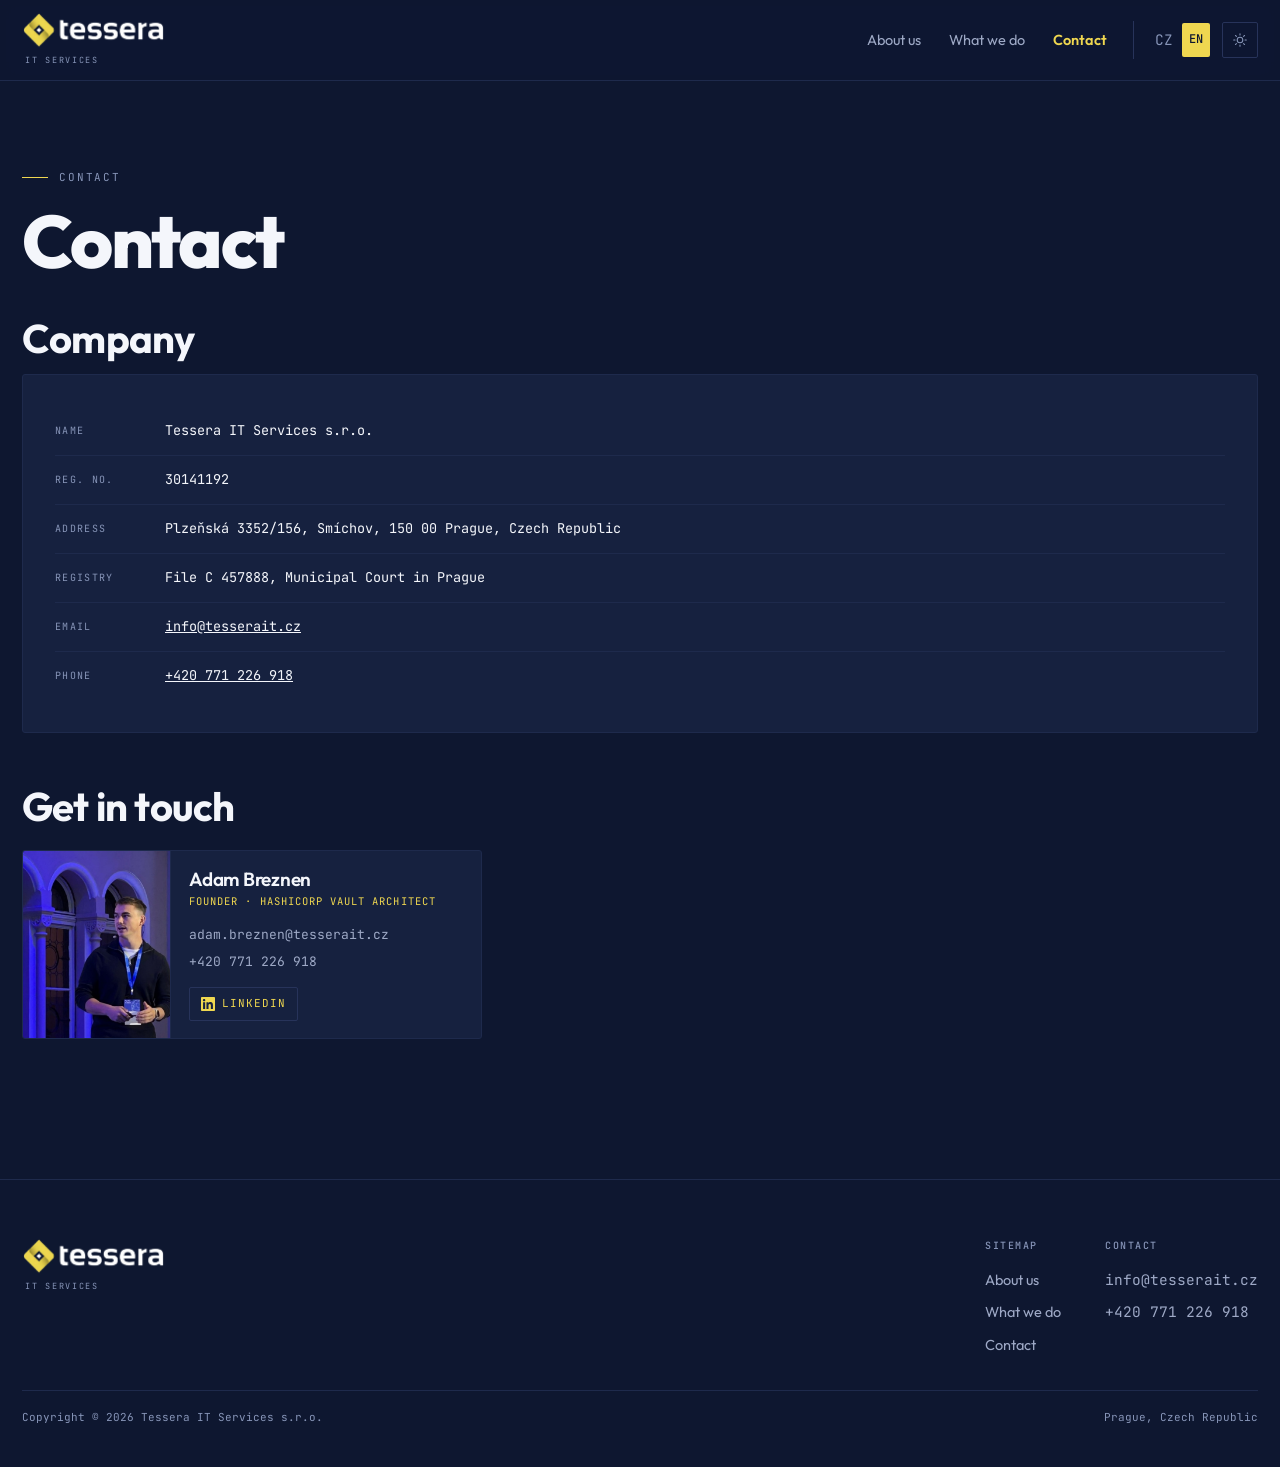
<file: en/contact.html>
<!doctype html>
<html lang="en">
<head>
<meta charset="utf-8">
<meta name="viewport" content="width=device-width, initial-scale=1, viewport-fit=cover">
<title>Contact | Tessera IT Services s.r.o.</title>
<meta name="description" content="Contact details for Tessera IT Services s.r.o..">
<link rel="canonical" href="/en/contact.html">
<link rel="alternate" hreflang="cs" href="/kontakt.html">
<link rel="alternate" hreflang="en" href="/en/contact.html">
<link rel="alternate" hreflang="x-default" href="/kontakt.html">
<link rel="icon" href="../assets/favicon-16.png?v=11" sizes="16x16" type="image/png">
<link rel="icon" href="../assets/favicon-32.png?v=11" sizes="32x32" type="image/png">
<link rel="icon" href="../assets/favicon-48.png?v=11" sizes="48x48" type="image/png">
<link rel="icon" href="../assets/favicon.png?v=11" sizes="256x256" type="image/png">
<link rel="apple-touch-icon" href="../assets/apple-touch-icon.png?v=11">
<link rel="preconnect" href="https://fonts.gstatic.com" crossorigin>
<script>
(function(){try{var t=localStorage.getItem('theme');
if(t==='light'||t==='dark')document.documentElement.setAttribute('data-theme',t);}catch(e){}})();
</script>
<link rel="stylesheet" href="https://fonts.googleapis.com/css2?family=Outfit:wght@300;400;500;600;700;800&family=JetBrains+Mono:wght@400;500&display=swap">
<link rel="stylesheet" href="../assets/site.css?v=11">
</head>
<body>
<a class="skip" href="#main">Skip to content</a>

<header class="site-head">
  <div class="shell inner">
    <a class="brand" href="index.html" aria-label="Tessera IT Services s.r.o. — home">
      <span class="lockup" role="img" aria-label="Tessera"></span><span class="sub">IT Services</span></span>
    </a>
    <nav class="site-nav" aria-label="Main navigation">
      <a href="index.html#about">About us</a>
      <a href="index.html#services">What we do</a>
      <a href="contact.html" aria-current="page">Contact</a>
      <span class="lang">
        <a href="../kontakt.html" lang="cs" hreflang="cs">CZ</a>
        <span aria-current="true" lang="en">EN</span>
      </span>
      <button class="theme" type="button" data-theme-toggle aria-label="Switch between light and dark"><svg class="i-sun" viewBox="0 0 24 24" aria-hidden="true"><circle cx="12" cy="12" r="4.2"/><path d="M12 2.5v2M12 19.5v2M2.5 12h2M19.5 12h2M5.2 5.2l1.4 1.4M17.4 17.4l1.4 1.4M18.8 5.2l-1.4 1.4M6.6 17.4l-1.4 1.4"/></svg><svg class="i-moon" viewBox="0 0 24 24" aria-hidden="true"><path d="M20.5 14.3A8.6 8.6 0 0 1 9.7 3.5a8.6 8.6 0 1 0 10.8 10.8z"/></svg></button>
    </nav>
  </div>
</header>

<main id="main">
  <section class="page-head shell">
    <p class="kicker">Contact</p>
    <h1>Contact</h1>
  </section>

  <section class="shell" style="padding-bottom:clamp(30px,4vw,54px)">
    <h2>Company</h2>
    <div class="panel">
      <dl class="facts">
        <div><dt>Name</dt><dd>Tessera IT Services s.r.o.</dd></div>
        <div><dt>Reg. no.</dt><dd>30141192</dd></div>
        <div><dt>Address</dt><dd>Plzeňská 3352/156, Smíchov, 150 00 Prague, Czech Republic</dd></div>
        <div><dt>Registry</dt><dd>File C 457888, Municipal Court in Prague</dd></div>
        <div><dt>Email</dt><dd><a href="mailto:info@tesserait.cz">info@tesserait.cz</a></dd></div>
        <div><dt>Phone</dt><dd><a href="tel:+420771226918">+420 771 226 918</a></dd></div>
      </dl>
    </div>
  </section>

  <section class="shell" style="padding-bottom:clamp(30px,4vw,54px)">
    <h2>Get in touch</h2>

    <div class="people">
      <article class="person">
        <img class="photo" src="../assets/adam-breznen.jpg" alt="Adam Breznen"
             width="640" height="640" loading="lazy" decoding="async">
        <div class="body">
          <h3>Adam Breznen</h3>
          <p class="role">Founder · HashiCorp Vault Architect</p>
          <div class="rows">
            <a href="mailto:adam.breznen@tesserait.cz">adam.breznen@tesserait.cz</a>
            <a href="tel:+420771226918">+420 771 226 918</a>
          </div>
          <a class="li" href="https://www.linkedin.com/in/adam-breznen-1944a0214" target="_blank" rel="noopener">
            <svg viewBox="0 0 24 24" aria-hidden="true"><path d="M20.447 20.452h-3.554v-5.569c0-1.328-.027-3.037-1.852-3.037-1.853 0-2.136 1.445-2.136 2.939v5.667H9.351V9h3.414v1.561h.046c.477-.9 1.637-1.85 3.37-1.85 3.601 0 4.267 2.37 4.267 5.455v6.286zM5.337 7.433c-1.144 0-2.063-.926-2.063-2.065 0-1.138.92-2.063 2.063-2.063 1.14 0 2.064.925 2.064 2.063 0 1.139-.925 2.065-2.064 2.065zm1.782 13.019H3.555V9h3.564v11.452zM22.225 0H1.771C.792 0 0 .774 0 1.729v20.542C0 23.227.792 24 1.771 24h20.451C23.2 24 24 23.227 24 22.271V1.729C24 .774 23.2 0 22.222 0h.003z"/></svg>LinkedIn
          </a>
        </div>
      </article>
    </div>
  </section>
</main>

<footer class="site-foot">
  <div class="shell">
    <div class="top">
      <div>
        <a class="brand" href="index.html" aria-label="Tessera IT Services s.r.o.">
          <span class="lockup" role="img" aria-label="Tessera"></span><span class="sub">IT Services</span></span>
        </a>
      </div>
      <nav aria-label="Footer">
        <h4>Sitemap</h4>
        <a href="index.html#about">About us</a>
        <a href="index.html#services">What we do</a>
        <a href="contact.html">Contact</a>
      </nav>
      <div class="contact">
        <h4>Contact</h4>
        <a href="mailto:info@tesserait.cz">info@tesserait.cz</a>
        <a href="tel:+420771226918">+420 771 226 918</a>
      </div>
    </div>
    <div class="legal">
      <span>Copyright © 2026 Tessera IT Services s.r.o.</span>
      <span>Prague, Czech Republic</span>
    </div>
  </div>
</footer>
<script>
/* No stored choice means no data-theme attribute, and the stylesheet's base is
   dark -- so the page opens dark for everyone regardless of their OS setting.
   The button sets an explicit choice and localStorage remembers it. */
(function(){
  var root=document.documentElement, btn=document.querySelector('[data-theme-toggle]');
  if(!btn) return;
  function current(){ return root.getAttribute('data-theme') || 'dark'; }
  btn.addEventListener('click', function(){
    var next = current()==='dark' ? 'light' : 'dark';
    root.setAttribute('data-theme', next);
    try{ localStorage.setItem('theme', next); }catch(e){}
    /* the diagrams bake their colours into tweens, so rebuild after the repaint */
    requestAnimationFrame(function(){ requestAnimationFrame(function(){
      if(window.__tesseraRebuild) window.__tesseraRebuild();
    })});
  });
})();
</script>
</body>
</html>
</file>
<file: assets/site.css>
/* Tessera IT Services s.r.o.
   Citrine on navy, from the logo concept.

   The brand colour has two roles that are not interchangeable:
     --gold    a FILL. Always carries --on-gold text. Identical in both themes.
     --accent  the LINE and TEXT accent. Citrine on the dark theme; navy on the
               light one, because #EFD750 on white is 1.45:1 and cannot carry a
               hairline, let alone a word.

   Dark is the default for everyone, whatever the OS says -- the brand lives on
   the navy ground. Light exists only behind [data-theme="light"], which the
   header button sets and localStorage remembers. */

:root{
  color-scheme: dark;
  /* lifted from the concept artwork: citrine #EFD750 on navy #121D3B */
  --paper:#0E1730; --surf:#16213F; --sunk:#1B2850;
  --ink:#F4F6FB; --second:#9EA9C6; --third:#8795B8;
  --rule:#27335A; --hair:#1E2A4C;
  --gold:#EFD750; --on-gold:#0E1730; --accent:#EFD750;
  --a-70:#9EA9C6; --a-45:#5D6A92; --a-25:#3A4670; --a-12:#232F54;
  --lockup-img:url(tessera-lockup.png);

  --display:'Outfit','Helvetica Neue',Arial,sans-serif;
  --mono:'JetBrains Mono',ui-monospace,'SF Mono',Menlo,monospace;

  --gut:22px; --max:1560px;
  --t-snap:80ms; --t-ui:180ms; --t-move:420ms;
}
:root[data-theme="light"]{
  color-scheme: light;
  --paper:#F7F8FB; --surf:#FFFFFF; --sunk:#EDF0F6;
  --ink:#121D3B; --second:#4A5578; --third:#5F6A85;
  --rule:#D8DEEA; --hair:#E6EAF2;
  --gold:#EFD750; --on-gold:#121D3B; --accent:#121D3B;
  --a-70:#4A5578; --a-45:#7B86A0; --a-25:#AEB6C9; --a-12:#DFE4EE;
  --lockup-img:url(tessera-lockup-on-light.png);
}
:root[data-theme="dark"]{
  color-scheme: dark;
  --paper:#0E1730; --surf:#16213F; --sunk:#1B2850;
  --ink:#F4F6FB; --second:#9EA9C6; --third:#8795B8;
  --rule:#27335A; --hair:#1E2A4C;
  --gold:#EFD750; --on-gold:#0E1730; --accent:#EFD750;
  --a-70:#9EA9C6; --a-45:#5D6A92; --a-25:#3A4670; --a-12:#232F54;
  --lockup-img:url(tessera-lockup.png);
}

*{box-sizing:border-box}
html{-webkit-text-size-adjust:100%}
body{margin:0;background:var(--paper);color:var(--ink);
  font-family:var(--display);font-size:16px;line-height:1.62;-webkit-font-smoothing:antialiased}
img,svg{max-width:100%}
[hidden]{display:none!important}
a{color:inherit}
::selection{background:var(--gold);color:var(--on-gold)}
:focus-visible{outline:2px solid var(--accent);outline-offset:3px;border-radius:2px}
.shell{max-width:var(--max);margin:0 auto;padding-inline:var(--gut)}
.skip{position:absolute;left:-9999px;top:0;background:var(--ink);color:var(--paper);
  padding:10px 16px;z-index:60;font-family:var(--mono);font-size:13px}
.skip:focus{left:8px;top:8px}

/* ── mark ───────────────────────────────────────────── */
/* The lockup is the original artwork. Its alpha was solved from the two supplied
   versions: the middle diamond is a hole, so the ground shows through, and the
   wordmark and centre pip invert between the light and dark lockups. */
.brand{display:inline-flex;flex-direction:column;align-items:flex-start;gap:4px;text-decoration:none}
.lockup{display:block;height:38px;aspect-ratio:578/154;
  background:var(--lockup-img) left center/contain no-repeat}
@media(max-width:640px){.lockup{height:32px}}
.brand .sub{font-family:var(--mono);font-size:8.5px;font-weight:400;letter-spacing:.2em;
  text-transform:uppercase;color:var(--third);padding-left:3px}

/* ── header ─────────────────────────────────────────── */
.site-head{position:sticky;top:env(safe-area-inset-top,0px);z-index:50;
  background:color-mix(in srgb, var(--paper) 88%, transparent);
  backdrop-filter:saturate(140%) blur(9px);border-bottom:1px solid var(--hair)}
.site-head .inner{display:flex;align-items:center;gap:20px;
  min-height:70px;padding-block:12px}
.site-nav{margin-left:auto;display:flex;align-items:center;gap:4px;flex-wrap:wrap}
.site-nav a{font-size:14.5px;text-decoration:none;color:var(--second);
  padding:9px 12px;border-radius:2px;transition:color var(--t-ui) ease;white-space:nowrap}
.site-nav a:hover,.site-nav a[aria-current]{color:var(--accent)}
.site-nav a[aria-current]{font-weight:600}
.lang{display:flex;align-items:center;gap:2px;margin-left:10px;padding-left:14px;
  border-left:1px solid var(--rule);font-family:var(--mono);font-size:12px}
/* Theme switch. The icon shows the mode you would switch TO, and CSS decides
   which one is visible, so the control is right on first paint. */
.theme{display:inline-flex;align-items:center;justify-content:center;
  width:36px;height:36px;margin-left:8px;cursor:pointer;
  background:transparent;border:1px solid var(--rule);border-radius:2px;
  color:var(--third);transition:color var(--t-ui) ease,border-color var(--t-ui) ease}
.theme:hover{color:var(--accent);border-color:var(--accent)}
.theme svg{width:16px;height:16px;fill:none;stroke:currentColor;stroke-width:1.6;
  stroke-linecap:round;stroke-linejoin:round}
.theme .i-moon{display:none}
:root[data-theme="light"] .theme .i-sun{display:none}
:root[data-theme="light"] .theme .i-moon{display:block}
:root[data-theme="dark"]  .theme .i-sun{display:block}
:root[data-theme="dark"]  .theme .i-moon{display:none}
@media(max-width:640px){.theme{margin-left:6px}}
.lang a,.lang span{padding:7px 7px;text-decoration:none;color:var(--third);border-radius:2px}
.lang [aria-current]{color:var(--on-gold);background:var(--gold);font-weight:500}
@media(max-width:640px){
  .site-head .inner{flex-wrap:wrap;gap:8px}
  .site-nav{margin-left:0;width:100%;gap:0;justify-content:space-between}
  .site-nav a{padding:8px 6px;font-size:13.5px}
  .lang{margin-left:auto;padding-left:10px}
  }

/* ── type ───────────────────────────────────────────── */
h1{font-weight:800;letter-spacing:-.03em;line-height:1.02;margin:0;
  font-size:clamp(36px,6.4vw,74px);text-wrap:balance}
h2{font-weight:700;letter-spacing:-.02em;line-height:1.1;margin:0 0 14px;
  font-size:clamp(26px,3.6vw,40px);text-wrap:balance}
h3{font-weight:600;letter-spacing:-.012em;line-height:1.22;margin:0 0 12px;
  font-size:clamp(20px,2.3vw,25px);text-wrap:balance}
p{margin:0 0 16px;max-width:66ch}
.kicker{font-family:var(--mono);font-size:11px;letter-spacing:.17em;text-transform:uppercase;
  color:var(--third);margin:0 0 16px;display:flex;align-items:center;gap:11px}
.kicker::before{content:"";width:26px;height:1px;background:var(--accent);flex:none}
.lead{font-size:clamp(16.5px,1.6vw,19px);color:var(--second)}
.lead strong{color:var(--ink);font-weight:600}
section{scroll-margin-top:96px}

/* ── hero ───────────────────────────────────────────── */
.hero{padding-block:clamp(48px,8vw,104px) clamp(36px,5vw,64px)}
.hero h1{max-width:15ch}
.hero .disc{display:flex;flex-wrap:wrap;gap:10px;margin-top:26px}
.hero .disc span{font-family:var(--mono);font-size:12px;letter-spacing:.09em;
  text-transform:uppercase;border:1px solid var(--ink);border-radius:2px;padding:7px 12px}
.hero .disc span:first-child{background:var(--gold);color:var(--on-gold)}
.hero-stage{margin-top:clamp(34px,5vw,56px)}

/* ── about ──────────────────────────────────────────── */
.about{padding-block:clamp(40px,6vw,76px);border-top:1px solid var(--hair)}
.about .cols{display:grid;gap:clamp(20px,3vw,48px)}
@media(min-width:900px){.about .cols{grid-template-columns:minmax(0,7fr) minmax(0,5fr);align-items:start}}
.about p{color:var(--second)}
.about .pull{font-family:var(--mono);font-size:13px;line-height:1.8;color:var(--second);
  border-left:2px solid var(--accent);padding:4px 0 4px 18px;margin:0}
.about .pull b{color:var(--ink);font-weight:500}
.founders{font-family:var(--mono);border-left:2px solid var(--accent);padding:2px 0 2px 18px;margin:0}
.founders h4{font-size:10px;letter-spacing:.15em;text-transform:uppercase;color:var(--third);
  margin:0 0 16px;font-weight:500}
.founders .who{margin:0 0 16px;font-size:13px;line-height:1.75;color:var(--second)}
.founders .who:last-child{margin-bottom:0}
.founders .who b{display:block;font-family:var(--display);font-size:17px;font-weight:600;
  letter-spacing:-.01em;color:var(--ink);margin-bottom:2px}
.founders .who a{color:var(--second);text-decoration:none}
.founders .who a:hover{color:var(--ink);text-decoration:underline;text-underline-offset:3px}

/* ── services ───────────────────────────────────────── */
.services{padding-block:clamp(40px,6vw,76px);border-top:1px solid var(--hair)}
.jump{display:flex;flex-wrap:wrap;gap:8px;margin:22px 0 0;padding:0}
.jump a{display:inline-flex;align-items:center;font-family:var(--mono);font-size:12px;
  letter-spacing:.09em;text-transform:uppercase;text-decoration:none;color:var(--second);
  border:1px solid var(--rule);border-radius:2px;padding:9px 14px;min-height:42px;
  transition:background-color var(--t-ui) ease,color var(--t-ui) ease}
.jump a:hover{color:var(--accent);border-color:var(--accent)}
.jump a[aria-current="true"]{background:var(--gold);border-color:var(--gold);color:var(--on-gold);font-weight:600}
@media(max-width:520px){.jump{gap:6px}.jump a{font-size:11px;padding:9px 11px;flex:1 1 auto;justify-content:center}}
html{scroll-behavior:smooth}
.svc{scroll-margin-top:104px}

.svc{padding-block:clamp(34px,5vw,60px);border-top:1px solid var(--hair)}
.svc:first-of-type{border-top:0}
.svc .row{display:grid;gap:clamp(22px,3.4vw,52px);align-items:center}
@media(min-width:960px){
  .svc .row{grid-template-columns:minmax(0,1fr) minmax(0,1fr)}
  .svc:nth-of-type(even) .row>.copy{order:2}
}
.svc .num{font-family:var(--mono);font-size:11px;letter-spacing:.14em;color:var(--third);
  display:block;margin-bottom:12px}
.svc p{color:var(--second);font-size:15.5px}
.svc .tags{display:flex;flex-wrap:wrap;gap:7px;margin-top:18px}
.svc .tags b{font-family:var(--mono);font-size:10.5px;font-weight:500;letter-spacing:.08em;
  color:var(--accent);border:1px solid var(--rule);border-radius:2px;padding:4px 8px}

/* ── stage (all animations) ─────────────────────────── */
.stage{position:relative;background:var(--surf);border:1px solid var(--hair);
  border-radius:3px;overflow:hidden;min-width:0}
.stage svg.diagram{display:block;width:100%;max-width:640px;height:auto;margin-inline:auto}
.stage-foot{display:flex;justify-content:space-between;gap:10px;flex-wrap:wrap;
  padding:9px 14px;border-top:1px solid var(--hair);font-family:var(--mono);
  font-size:10.5px;letter-spacing:.09em;text-transform:uppercase;color:var(--third)}
.stage-foot b{color:var(--accent);font-variant-numeric:tabular-nums}

/* Hero · under control — plaintext values redact and lock into an ordered grid */
.control{display:grid;gap:10px;padding:16px;
  grid-template-columns:repeat(auto-fill,minmax(168px,1fr))}
@media(max-width:520px){.control{grid-template-columns:repeat(auto-fill,minmax(140px,1fr));gap:8px;padding:12px}}
/* a phone shows a sample, not the whole wall — scrolling past 12 rows of it
   reads as filler. The script counts what is actually laid out, so the
   readout always matches what you can see. */
@media(max-width:899px){.control .cell:nth-child(n+16){display:none}}
@media(max-width:520px){.control .cell:nth-child(n+9){display:none}}
.cell{min-width:0;border:1px solid var(--accent);border-radius:2px;padding:8px 10px;
  background:var(--paper);display:grid;gap:2px;
  transition:border-color var(--t-ui) ease}
.cell.is-open{border-style:dashed;border-color:var(--a-45)}
.cell .k{font-family:var(--mono);font-size:8.5px;letter-spacing:.14em;text-transform:uppercase;
  color:var(--third);white-space:nowrap;overflow:hidden;text-overflow:ellipsis}
.cell .v{font-family:var(--mono);font-size:12px;color:var(--accent);
  white-space:nowrap;overflow:hidden;text-overflow:ellipsis}
.cell.is-open .v{color:var(--a-70)}

/* A1 · sprawl (kept, currently unplaced) */
.field{position:relative;height:330px}
@media(max-width:959px){.field{height:370px}}
@media(max-width:520px){.field{height:400px}}
.chip{position:absolute;transform:translate(-50%,-50%);width:150px;overflow:hidden;
  display:grid;grid-template-columns:auto minmax(0,1fr);gap:0 8px;align-items:center;
  font-family:var(--mono);font-size:10px;line-height:1.35;white-space:nowrap;
  background:var(--paper);border:1px solid var(--ink);border-radius:2px;padding:6px 9px}
.chip b,.chip .val{overflow:hidden;text-overflow:ellipsis}
.chip .mk{grid-row:1/3;width:15px;height:15px;color:var(--ink)}
.chip .mk svg{display:block;width:100%;height:100%;fill:currentColor}
.chip b{font-weight:500;color:var(--third);font-size:9px;letter-spacing:.04em}
.chip .val{color:var(--ink);font-weight:500}
.chip--copy{border-style:dashed;border-color:var(--a-45)}
.chip--copy .mk{color:var(--a-45)}
.chip--copy .val{color:var(--a-45);font-weight:400}
.pulse{position:absolute;width:12px;height:12px;margin:-6px 0 0 -6px;border-radius:50%;
  border:1px solid var(--ink);opacity:0;pointer-events:none}
.meter{position:absolute;left:0;right:0;bottom:0;display:flex;gap:14px;flex-wrap:wrap;
  align-items:baseline;padding:10px 14px;
  background:linear-gradient(to top,var(--surf) 68%,transparent);
  font-family:var(--mono);font-size:10.5px;letter-spacing:.09em;text-transform:uppercase;color:var(--third)}
.meter output{font-size:24px;font-weight:700;color:var(--accent);
  font-variant-numeric:tabular-nums;letter-spacing:-.02em}

/* A4 · scan */
.code{position:relative;font-family:var(--mono);font-size:clamp(10px,2.2vw,12px);
  line-height:1.95;padding:16px 14px;overflow-x:auto}
.code .ln{position:relative;display:block;color:var(--a-45);white-space:pre;padding-inline:5px}
.code .ln mark{background:transparent;color:var(--a-70);padding:0;
  transition:background-color var(--t-snap) linear,color var(--t-snap) linear}
.code .ln.hit{color:var(--ink)}
/* a finding inverts — the one alarm signal this brand has */
.code .ln.hit mark{background:var(--gold);color:var(--on-gold)}
.code .ln::before{content:"";position:absolute;inset:-2px -5px;border:1px solid var(--accent);
  border-radius:2px;opacity:0;transform:scaleX(.3);transform-origin:left;pointer-events:none;
  transition:opacity var(--t-snap) linear,transform var(--t-snap) cubic-bezier(.2,.8,.2,1)}
.code .ln.hit::before{opacity:1;transform:scaleX(1)}
.scanline{position:absolute;left:0;right:0;top:0;height:2px;background:var(--accent);opacity:0;pointer-events:none}

/* A3 · data transformation */
.prot{display:grid;font-family:var(--mono);font-size:clamp(11px,1.6vw,12.5px)}
.prow{display:grid;grid-template-columns:auto minmax(0,1fr) auto;gap:8px 14px;align-items:center;
  padding:16px 16px;border-bottom:1px solid var(--hair)}
.prow:last-child{border-bottom:0}
.plab{color:var(--third);font-size:9px;letter-spacing:.13em;text-transform:uppercase;min-width:6ch}
.pval{color:var(--a-70);min-width:19ch;display:inline-block;letter-spacing:.02em;
  overflow-wrap:anywhere;transition:color .3s ease}
.pswap{position:relative;height:1.5em;white-space:nowrap}
.pswap i{position:absolute;left:0;top:0;font-style:normal;white-space:nowrap}
.ast{font-style:normal;position:relative;top:.2em}
.pbadge{font-size:9px;letter-spacing:.1em;text-transform:uppercase;white-space:nowrap;
  color:var(--on-gold);background:var(--gold);border-radius:2px;padding:3px 7px;opacity:0}
.pcap{grid-column:1/-1;font-size:10px;color:var(--third);letter-spacing:.04em;opacity:0;margin-top:3px}
@media(max-width:520px){.prow{grid-template-columns:1fr auto}.plab{grid-column:1/-1}}

/* ── footer ─────────────────────────────────────────── */
.site-foot{border-top:1px solid var(--hair);margin-top:clamp(48px,7vw,96px);
  padding-block:clamp(34px,5vw,58px) clamp(26px,4vw,40px)}
.site-foot .top{display:grid;gap:26px}
@media(min-width:760px){.site-foot .top{grid-template-columns:minmax(0,1fr) auto auto;align-items:start;gap:44px}}
.site-foot nav{display:grid;gap:9px}
.site-foot nav a,.site-foot .contact a{color:var(--second);text-decoration:none;font-size:14.5px}
.site-foot nav a:hover,.site-foot .contact a:hover{color:var(--ink);text-decoration:underline;text-underline-offset:3px}
.site-foot .contact{display:grid;gap:9px;font-family:var(--mono);font-size:13px}
.site-foot h4{font-family:var(--mono);font-size:10px;letter-spacing:.15em;text-transform:uppercase;
  color:var(--third);margin:0 0 4px;font-weight:500}
.site-foot .legal{margin-top:34px;padding-top:18px;border-top:1px solid var(--hair);
  font-family:var(--mono);font-size:11px;color:var(--third);
  display:flex;justify-content:space-between;gap:12px;flex-wrap:wrap}

/* ── contact page ───────────────────────────────────── */
.page-head{padding-block:clamp(44px,7vw,88px) clamp(24px,3vw,40px)}
.panel{background:var(--surf);border:1px solid var(--hair);border-radius:3px;padding:clamp(20px,3vw,32px)}
.facts{display:grid;gap:0;margin:0;font-family:var(--mono);font-size:13.5px}
.facts div{display:grid;grid-template-columns:minmax(90px,auto) minmax(0,1fr);gap:8px 20px;
  padding:13px 0;border-bottom:1px solid var(--hair)}
.facts div:last-child{border-bottom:0}
.facts dt{color:var(--third);font-size:10px;letter-spacing:.13em;text-transform:uppercase;padding-top:3px}
.facts dd{margin:0;color:var(--ink)}
.people{display:grid;gap:18px;margin-top:22px;
  grid-template-columns:repeat(auto-fit,minmax(300px,460px))}
.person{border:1px solid var(--hair);border-radius:3px;overflow:hidden;background:var(--surf);
  display:grid;grid-template-columns:148px minmax(0,1fr);align-items:stretch}
@media(max-width:460px){.person{grid-template-columns:1fr}}
.person .photo{display:block;width:100%;height:100%;min-height:148px;object-fit:cover;
  /* the subject sits right of centre and high in the frame */
  object-position:62% 28%;background:var(--sunk);border-right:1px solid var(--hair)}
@media(max-width:460px){.person .photo{aspect-ratio:4/3;height:auto;border-right:0;border-bottom:1px solid var(--hair)}}
.person .body{padding:17px 18px}
.person h3{margin:0 0 3px;font-size:19px}
.person .role{font-family:var(--mono);font-size:10.5px;letter-spacing:.1em;text-transform:uppercase;
  color:var(--accent);margin:0 0 14px;line-height:1.5}
.person .rows{display:grid;gap:6px;font-family:var(--mono);font-size:13px}
.person .rows a{color:var(--second);text-decoration:none}
.person .rows a:hover{color:var(--ink);text-decoration:underline;text-underline-offset:3px}
/* LinkedIn sits in the brand's own colours rather than its blue, so the card
   stays one palette; the glyph alone carries the recognition */
.person .li{display:inline-flex;align-items:center;gap:7px;margin-top:15px;
  font-family:var(--mono);font-size:11px;letter-spacing:.09em;text-transform:uppercase;
  text-decoration:none;color:var(--accent);
  border:1px solid var(--rule);border-radius:2px;padding:7px 11px;
  transition:background-color var(--t-ui) ease,color var(--t-ui) ease,border-color var(--t-ui) ease}
.person .li svg{width:14px;height:14px;fill:currentColor;flex:none}
.person .li:hover{background:var(--gold);border-color:var(--gold);color:var(--on-gold)}
.tbd{color:var(--third);font-style:italic}

@media (prefers-reduced-motion: reduce){
  *,*::before,*::after{animation-duration:.01ms!important;animation-iteration-count:1!important;
    transition-duration:.01ms!important;scroll-behavior:auto!important}
}
</file>
